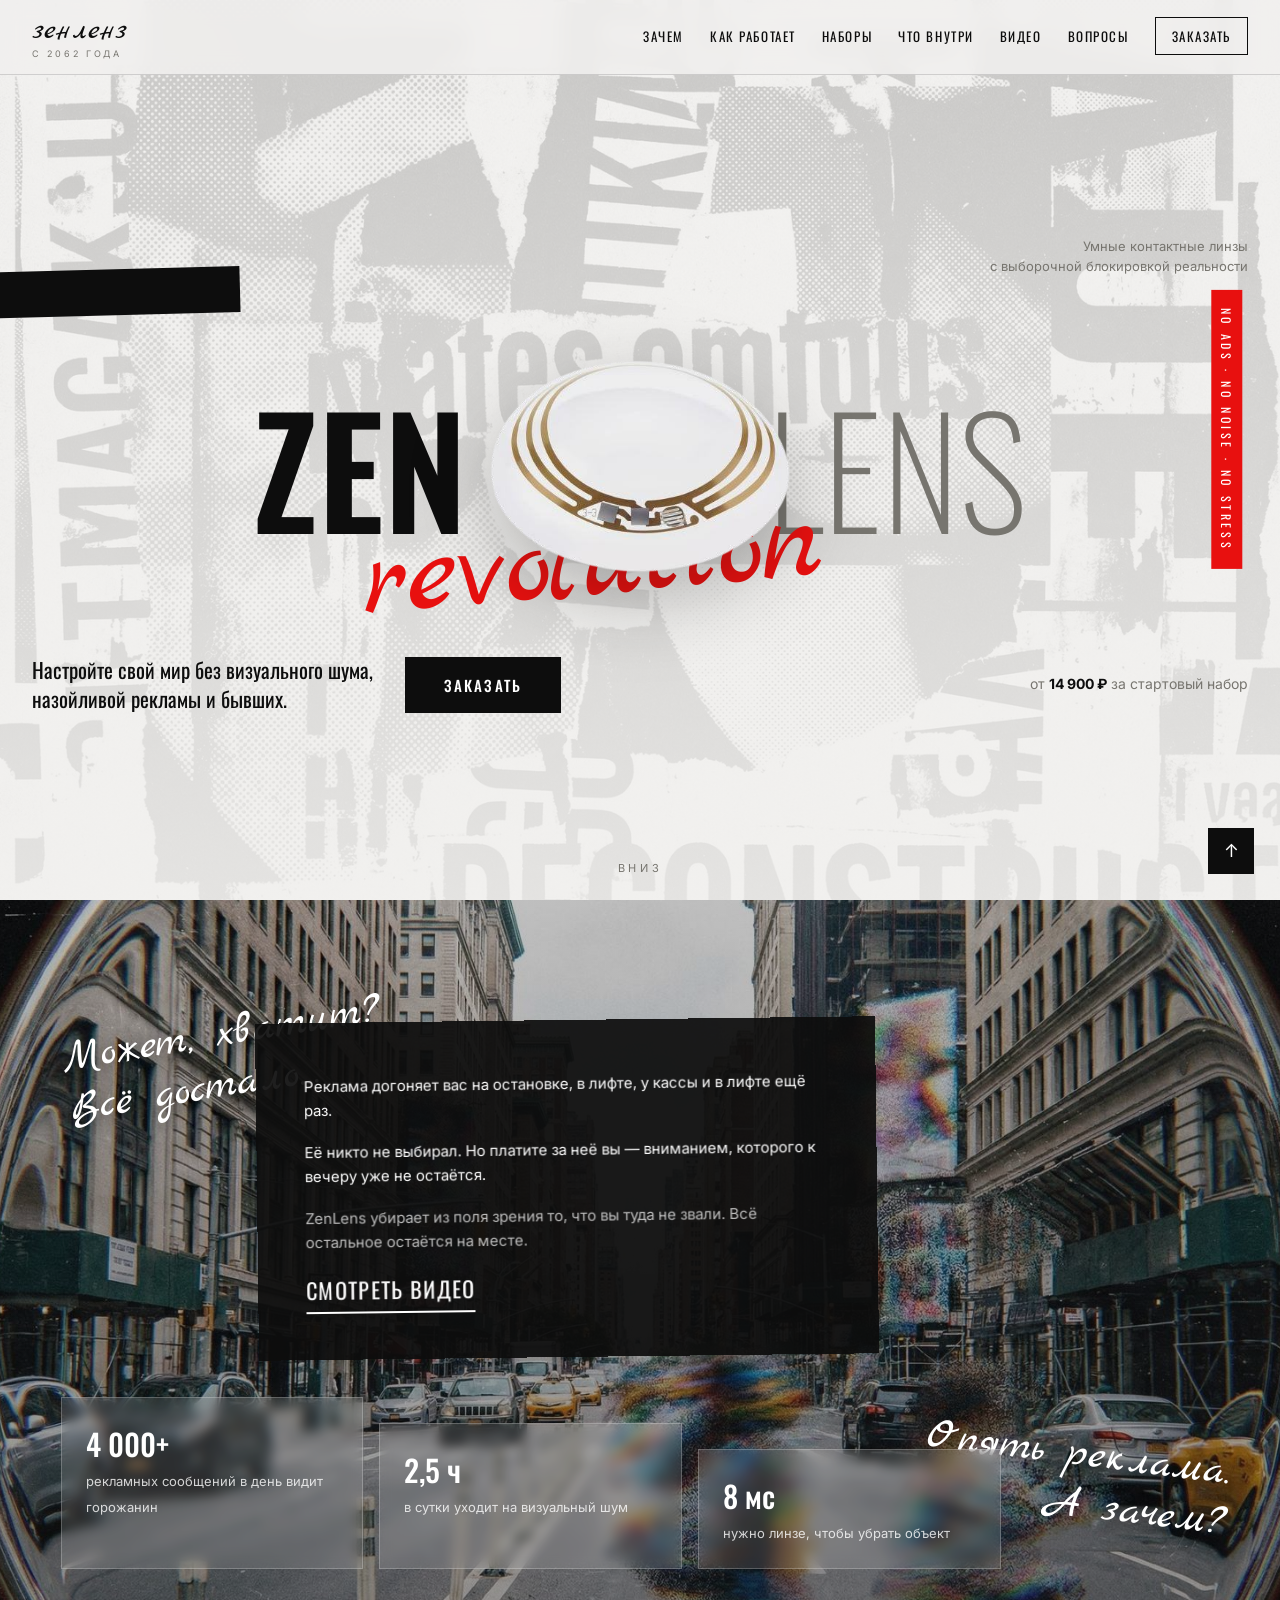
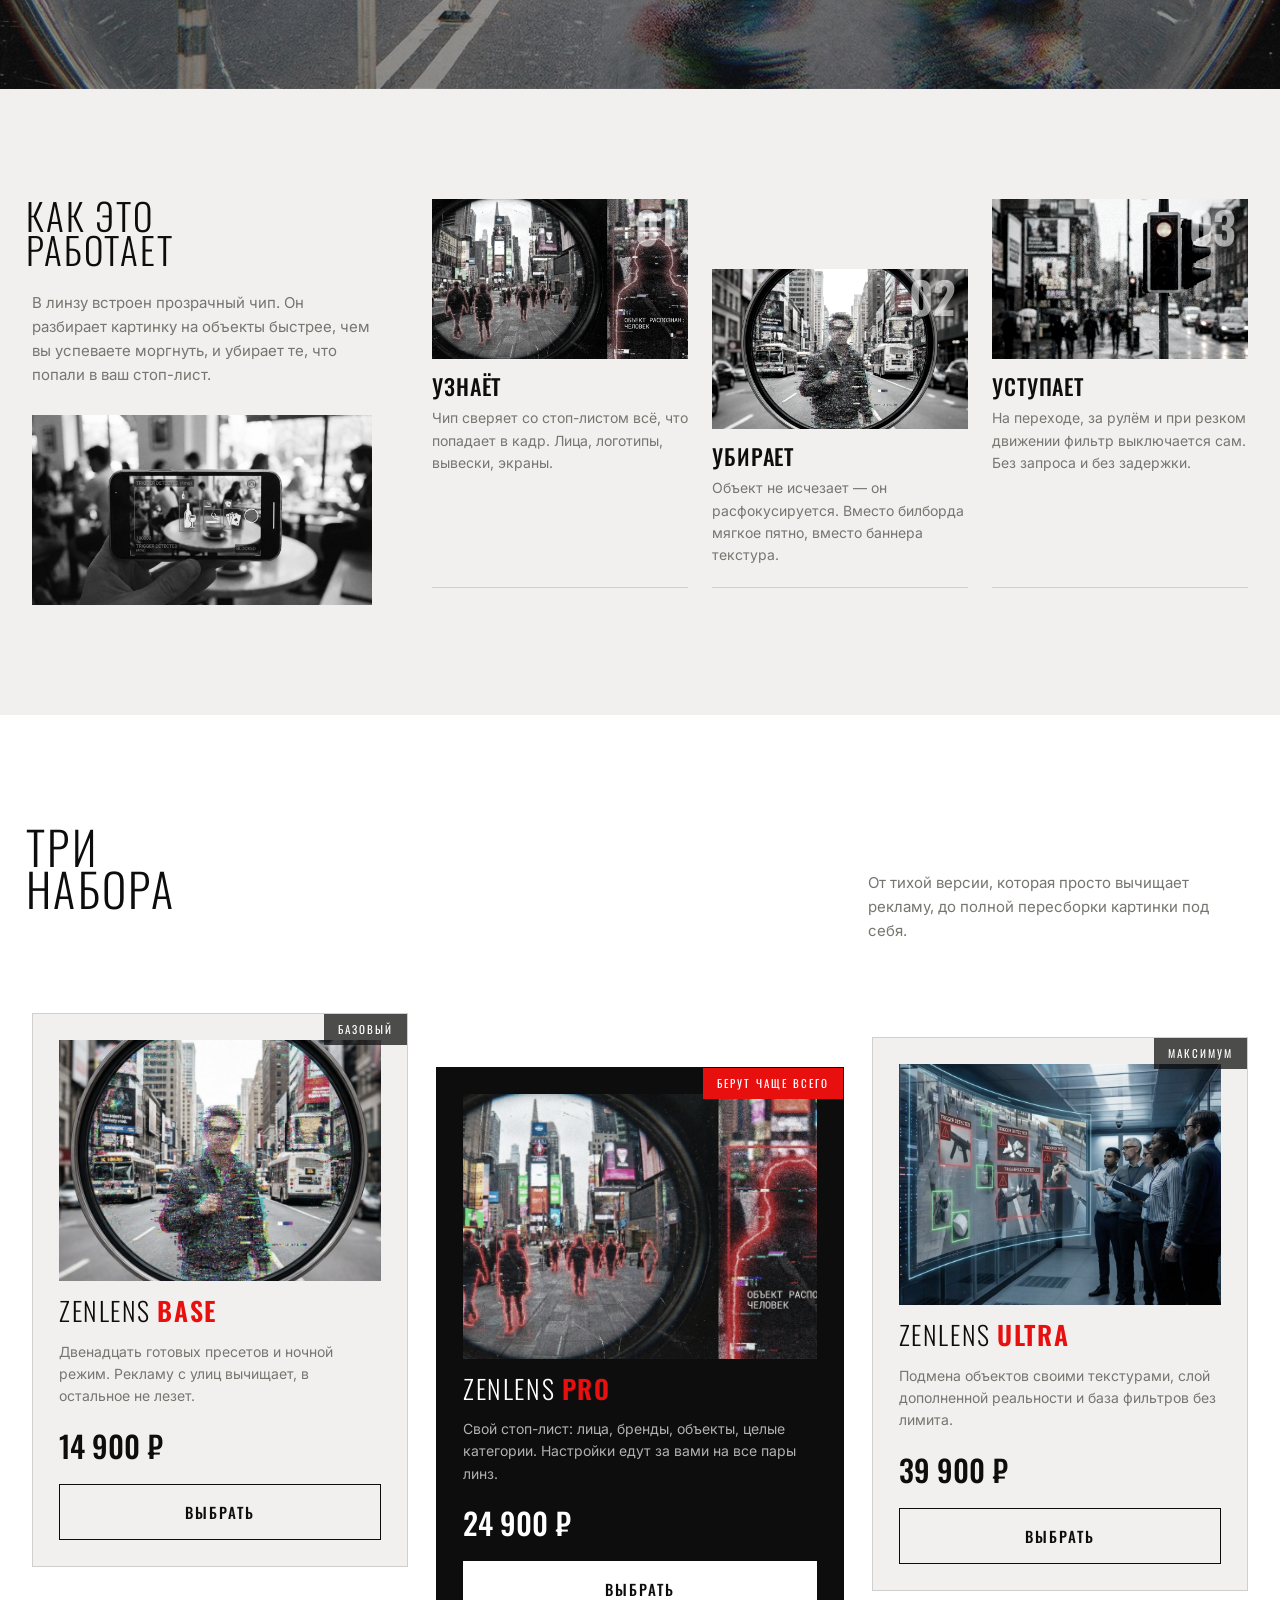
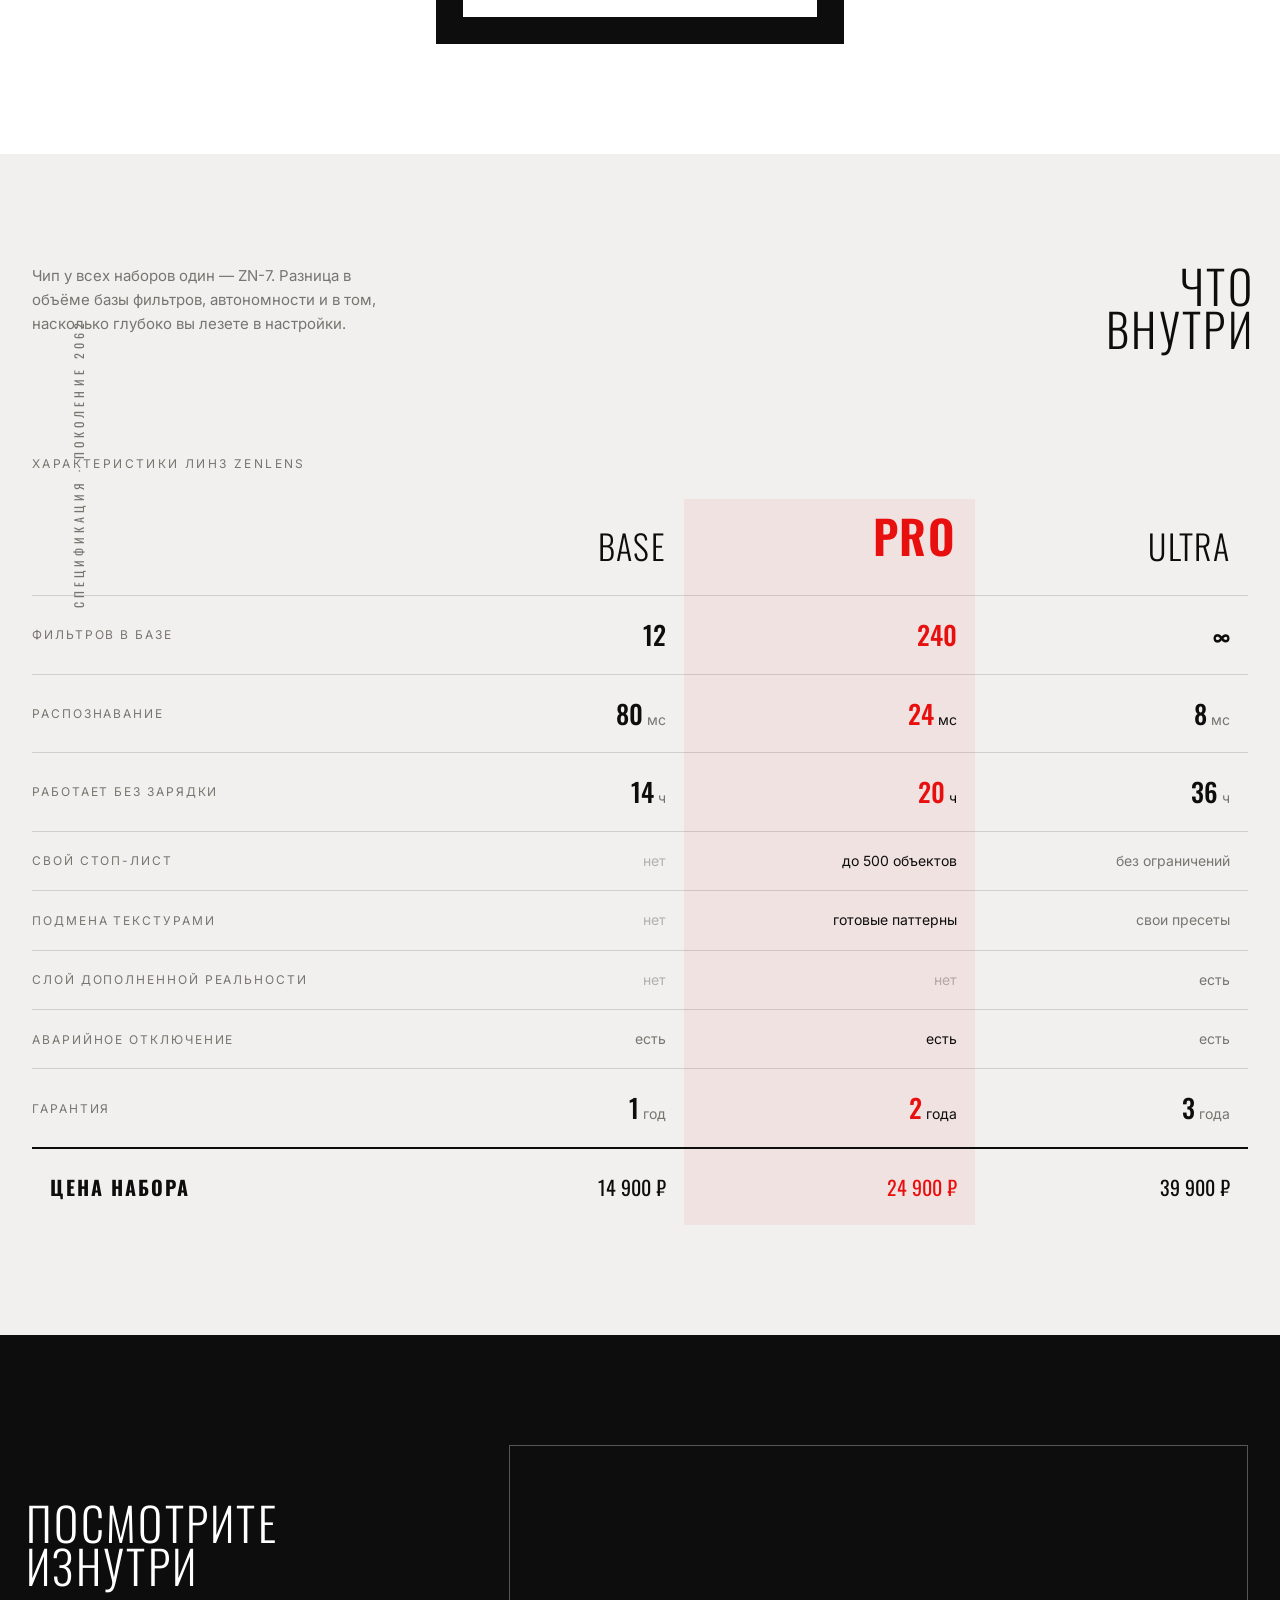
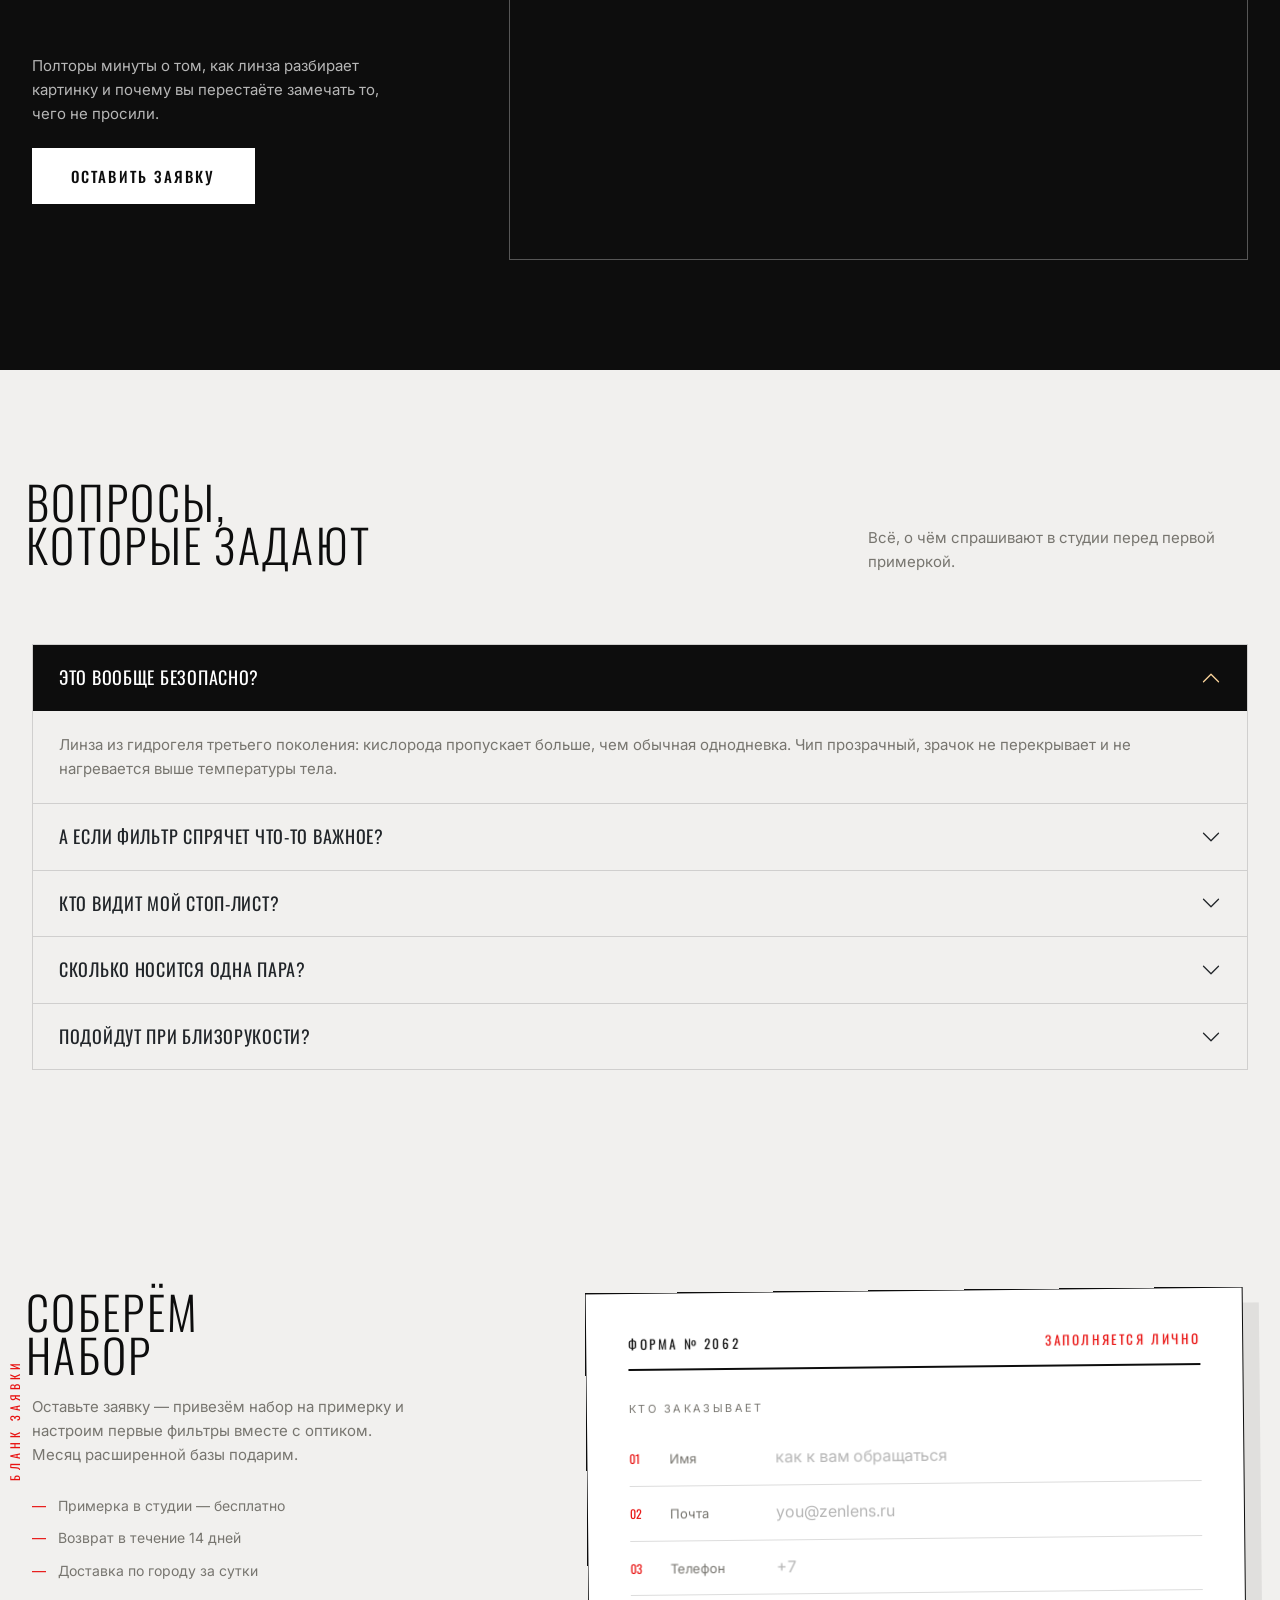
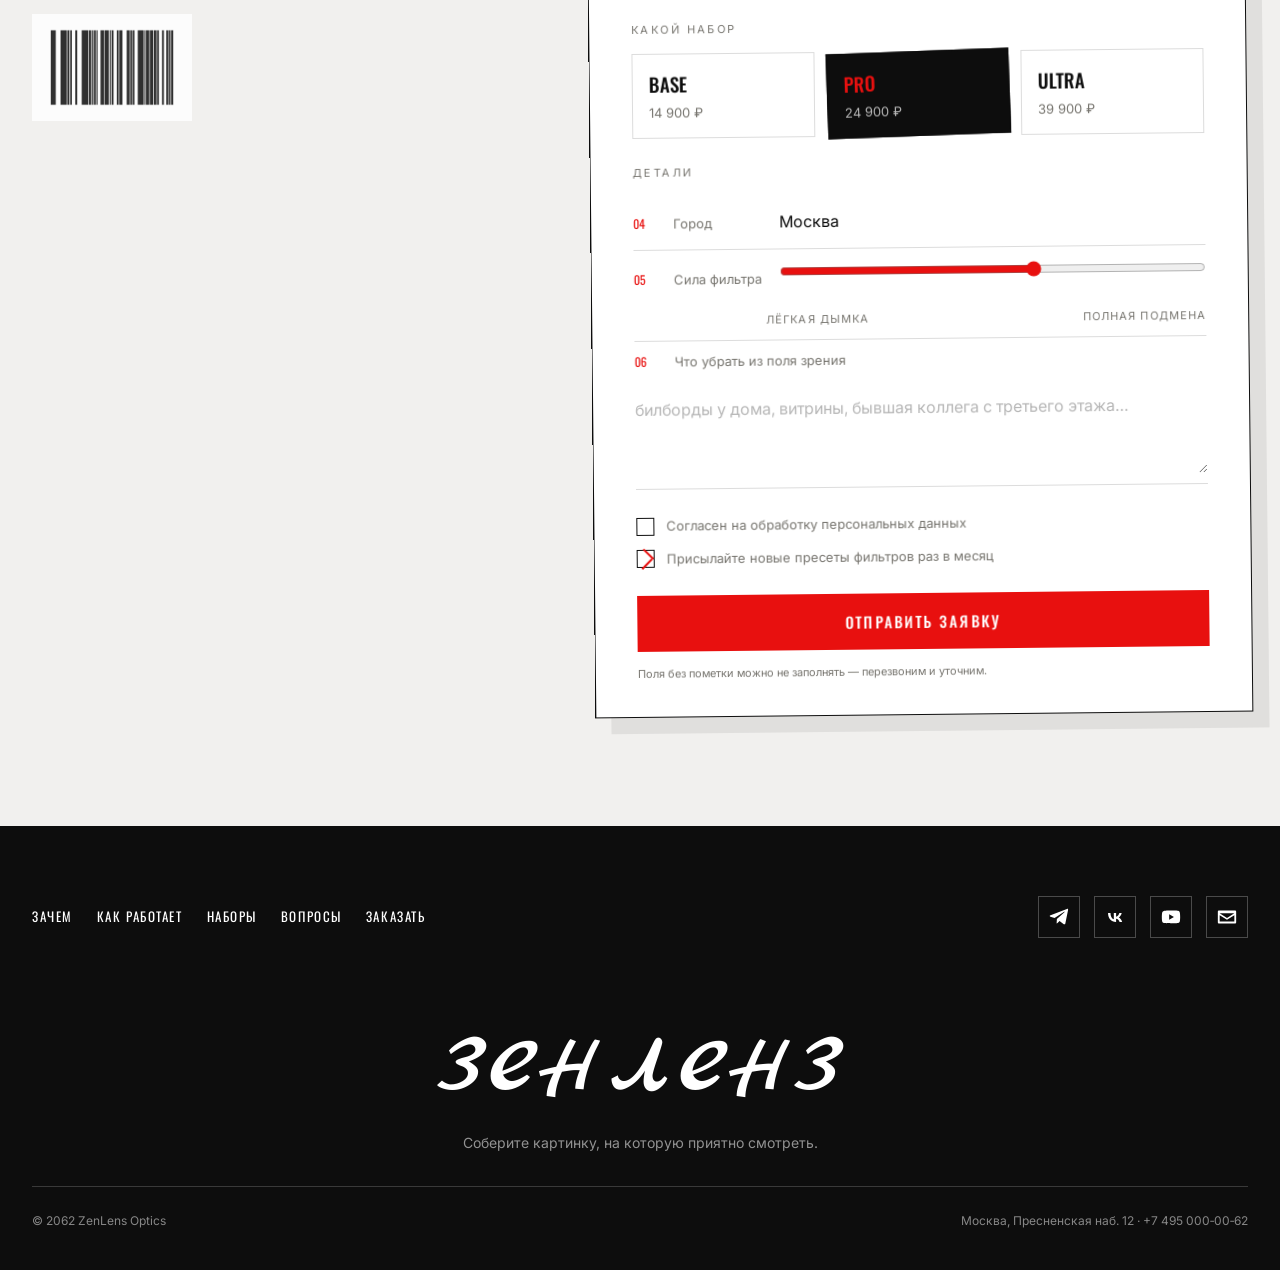
<file: zenlens-landing/index.html>
<!DOCTYPE html>
<html lang="ru">
<head>
  <meta charset="UTF-8">
  <meta name="viewport" content="width=device-width, initial-scale=1">
  <meta name="description" content="ZenLens — умные контактные линзы, которые убирают из поля зрения рекламу и визуальный шум.">
  <title>ZenLens — линзы, которые убирают лишнее</title>

  <link rel="preconnect" href="https://fonts.googleapis.com">
  <link rel="preconnect" href="https://fonts.gstatic.com" crossorigin>
  <link href="https://fonts.googleapis.com/css2?family=Inter:wght@300;400;500;600&family=Marck+Script&family=Oswald:wght@200;300;400;500;600;700&display=swap" rel="stylesheet">

  <!-- bootstrap нужен только для аккордеона в блоке вопросов -->
  <link href="https://cdn.jsdelivr.net/npm/bootstrap@5.3.3/dist/css/bootstrap.min.css" rel="stylesheet">

  <link rel="stylesheet" href="css/style.css">
</head>

<body id="top">

  <header class="header">
    <div class="header-inner">
      <a class="logo" href="#top">
        <span class="logo-name">зенленз</span>
        <span class="logo-year">с 2062 года</span>
      </a>

      <nav class="menu" aria-label="Основное меню">
        <ul>
          <li><a href="#about">Зачем</a></li>
          <li><a href="#tech">Как работает</a></li>
          <li><a href="#catalog">Наборы</a></li>
          <li><a href="#compare">Что внутри</a></li>
          <li><a href="#video">Видео</a></li>
          <li><a href="#faq">Вопросы</a></li>
          <li><a class="menu-order" href="#order">Заказать</a></li>
        </ul>
      </nav>
    </div>
  </header>

  <main>

    <section class="hero">
      <span class="hero-slab"></span>
      <span class="hero-tape">no ads · no noise · no stress</span>

      <div class="wrap hero-inner">
        <p class="hero-kicker">
          Умные контактные линзы<br>
          с выборочной блокировкой реальности
        </p>

        <div class="hero-stage">
          <h1 class="hero-title">
            <span>Zen</span><span class="thin">Lens</span>
          </h1>
          <span class="hero-script">revolution</span>
          <img class="hero-lens" src="assets/img/lens.png" width="410" height="289"
               alt="Контактная линза ZenLens с золотой антенной и микрочипом">
        </div>

        <div class="hero-bottom">
          <p class="hero-lead">
            Настройте свой мир без визуального шума,<br>
            назойливой рекламы и бывших.
          </p>
          <a class="button button-dark" href="#order">Заказать</a>
          <p class="hero-price">от <b>14 900 ₽</b> за стартовый набор</p>
        </div>
      </div>

      <a class="hero-scroll" href="#about">вниз</a>
    </section>


    <section class="problem" id="about">
      <span class="note note-left">Может, хватит?<br>Всё достало…</span>
      <span class="note note-right">Опять реклама.<br>А зачем?</span>

      <div class="problem-card">
        <p>Реклама догоняет вас на остановке, в лифте, у кассы и в лифте ещё раз.</p>
        <p>Её никто не выбирал. Но платите за неё вы — вниманием, которого к вечеру уже не остаётся.</p>
        <p class="dim">ZenLens убирает из поля зрения то, что вы туда не звали. Всё остальное остаётся на месте.</p>
        <a class="big-link" href="#video">Смотреть видео</a>
      </div>

      <ul class="stats">
        <li><b>4 000+</b><span>рекламных сообщений в день видит горожанин</span></li>
        <li><b>2,5 ч</b><span>в сутки уходит на визуальный шум</span></li>
        <li><b>8 мс</b><span>нужно линзе, чтобы убрать объект</span></li>
      </ul>
    </section>


    <section class="tech" id="tech">
      <div class="wrap tech-inner">
        <div class="tech-side">
          <h2 class="title">Как это<br>работает</h2>
          <p class="tech-lead">
            В линзу встроен прозрачный чип. Он разбирает картинку на объекты быстрее,
            чем вы успеваете моргнуть, и убирает те, что попали в ваш стоп-лист.
          </p>
          <img class="tech-photo" src="assets/img/app-phone.jpg" width="1200" height="670"
               alt="Приложение ZenLens на экране смартфона">
        </div>

        <ul class="steps">
          <li class="step">
            <span class="step-num">01</span>
            <img src="assets/img/feature-detect.jpg" width="1000" height="558"
                 alt="Нейросеть подсвечивает объекты на улице">
            <h3>Узнаёт</h3>
            <p>Чип сверяет со стоп-листом всё, что попадает в кадр. Лица, логотипы, вывески, экраны.</p>
          </li>

          <li class="step step-down">
            <span class="step-num">02</span>
            <img src="assets/img/feature-blur.jpg" width="1000" height="558"
                 alt="Объект размывается прямо в поле зрения">
            <h3>Убирает</h3>
            <p>Объект не исчезает — он расфокусируется. Вместо билборда мягкое пятно, вместо баннера текстура.</p>
          </li>

          <li class="step">
            <span class="step-num">03</span>
            <img src="assets/img/feature-safety.jpg" width="1000" height="558"
                 alt="Светофор остаётся видимым при любых настройках">
            <h3>Уступает</h3>
            <p>На переходе, за рулём и при резком движении фильтр выключается сам. Без запроса и без задержки.</p>
          </li>
        </ul>
      </div>
    </section>


    <section class="catalog" id="catalog">
      <div class="wrap">
        <div class="head">
          <h2 class="title">Три<br>набора</h2>
          <p class="head-note">
            От тихой версии, которая просто вычищает рекламу,
            до полной пересборки картинки под себя.
          </p>
        </div>

        <ul class="cards">
          <li class="kit">
            <span class="kit-tag">базовый</span>
            <div class="kit-photo">
              <img src="assets/img/feature-blur.jpg" width="1000" height="558" alt="Набор ZenLens Base">
            </div>
            <h3>ZenLens <em>Base</em></h3>
            <p class="kit-text">Двенадцать готовых пресетов и ночной режим. Рекламу с улиц вычищает, в остальное не лезет.</p>
            <p class="price">14 900 ₽</p>
            <a class="button button-line" href="#order">Выбрать</a>
          </li>

          <li class="kit kit-dark">
            <span class="kit-tag tag-red">берут чаще всего</span>
            <div class="kit-photo">
              <img src="assets/img/feature-detect.jpg" width="1000" height="558" alt="Набор ZenLens Pro">
            </div>
            <h3>ZenLens <em>Pro</em></h3>
            <p class="kit-text">Свой стоп-лист: лица, бренды, объекты, целые категории. Настройки едут за вами на все пары линз.</p>
            <p class="price">24 900 ₽</p>
            <a class="button button-light" href="#order">Выбрать</a>
          </li>

          <li class="kit kit-up">
            <span class="kit-tag">максимум</span>
            <div class="kit-photo">
              <img src="assets/img/tech-lab.jpg" width="1200" height="670" alt="Набор ZenLens Ultra">
            </div>
            <h3>ZenLens <em>Ultra</em></h3>
            <p class="kit-text">Подмена объектов своими текстурами, слой дополненной реальности и база фильтров без лимита.</p>
            <p class="price">39 900 ₽</p>
            <a class="button button-line" href="#order">Выбрать</a>
          </li>
        </ul>
      </div>
    </section>


    <section class="compare" id="compare">
      <div class="wrap">
        <div class="head head-shift">
          <h2 class="title">Что<br>внутри</h2>
          <p class="head-note">
            Чип у всех наборов один — ZN-7. Разница в объёме базы фильтров,
            автономности и в том, насколько глубоко вы лезете в настройки.
          </p>
        </div>

        <span class="compare-label">спецификация · поколение 2062</span>

        <div class="specs-scroll">
          <table class="specs">
            <caption>Характеристики линз ZenLens</caption>
            <thead>
              <tr>
                <th scope="col"></th>
                <th scope="col">Base</th>
                <th scope="col" class="hot">Pro</th>
                <th scope="col">Ultra</th>
              </tr>
            </thead>
            <tbody>
              <tr>
                <th scope="row">Фильтров в базе</th>
                <td><b>12</b></td>
                <td class="hot"><b>240</b></td>
                <td><b>∞</b></td>
              </tr>
              <tr>
                <th scope="row">Распознавание</th>
                <td><b>80</b> мс</td>
                <td class="hot"><b>24</b> мс</td>
                <td><b>8</b> мс</td>
              </tr>
              <tr>
                <th scope="row">Работает без зарядки</th>
                <td><b>14</b> ч</td>
                <td class="hot"><b>20</b> ч</td>
                <td><b>36</b> ч</td>
              </tr>
              <tr>
                <th scope="row">Свой стоп-лист</th>
                <td class="no">нет</td>
                <td class="hot">до 500 объектов</td>
                <td>без ограничений</td>
              </tr>
              <tr>
                <th scope="row">Подмена текстурами</th>
                <td class="no">нет</td>
                <td class="hot">готовые паттерны</td>
                <td>свои пресеты</td>
              </tr>
              <tr>
                <th scope="row">Слой дополненной реальности</th>
                <td class="no">нет</td>
                <td class="hot no">нет</td>
                <td>есть</td>
              </tr>
              <tr>
                <th scope="row">Аварийное отключение</th>
                <td>есть</td>
                <td class="hot">есть</td>
                <td>есть</td>
              </tr>
              <tr>
                <th scope="row">Гарантия</th>
                <td><b>1</b> год</td>
                <td class="hot"><b>2</b> года</td>
                <td><b>3</b> года</td>
              </tr>
            </tbody>
            <tfoot>
              <tr>
                <th scope="row">Цена набора</th>
                <td>14 900 ₽</td>
                <td class="hot">24 900 ₽</td>
                <td>39 900 ₽</td>
              </tr>
            </tfoot>
          </table>
        </div>
        <p class="scroll-hint">таблицу можно потянуть вбок →</p>
      </div>
    </section>


    <section class="video" id="video">
      <div class="wrap video-inner">
        <div class="video-text">
          <h2 class="title light">Посмотрите<br>изнутри</h2>
          <p class="head-note light">
            Полторы минуты о том, как линза разбирает картинку и почему
            вы перестаёте замечать то, чего не просили.
          </p>
          <a class="button button-light" href="#order">Оставить заявку</a>
        </div>

        <div class="video-frame">
          <iframe src="https://vk.com/video_ext.php?oid=-224424268&amp;id=456239032&amp;hd=2"
                  title="Видео о линзах ZenLens"
                  allow="autoplay; encrypted-media; fullscreen; picture-in-picture; screen-wake-lock;"
                  allowfullscreen></iframe>
        </div>
      </div>
    </section>


    <section class="faq" id="faq">
      <div class="wrap">
        <div class="head">
          <h2 class="title">Вопросы,<br>которые задают</h2>
          <p class="head-note">Всё, о чём спрашивают в студии перед первой примеркой.</p>
        </div>

        <div class="accordion" id="faqList">
          <div class="accordion-item">
            <h3 class="accordion-header">
              <button class="accordion-button" type="button" data-bs-toggle="collapse"
                      data-bs-target="#q1" aria-expanded="true">
                Это вообще безопасно?
              </button>
            </h3>
            <div id="q1" class="accordion-collapse collapse show" data-bs-parent="#faqList">
              <div class="accordion-body">
                Линза из гидрогеля третьего поколения: кислорода пропускает больше, чем обычная однодневка.
                Чип прозрачный, зрачок не перекрывает и не нагревается выше температуры тела.
              </div>
            </div>
          </div>

          <div class="accordion-item">
            <h3 class="accordion-header">
              <button class="accordion-button collapsed" type="button" data-bs-toggle="collapse"
                      data-bs-target="#q2" aria-expanded="false">
                А если фильтр спрячет что-то важное?
              </button>
            </h3>
            <div id="q2" class="accordion-collapse collapse" data-bs-parent="#faqList">
              <div class="accordion-body">
                Аварийный контур живёт отдельно от фильтра. Переход, руль, резкое движение в кадре —
                и картинка становится чистой за восемь миллисекунд. Включать обратно вручную не нужно.
              </div>
            </div>
          </div>

          <div class="accordion-item">
            <h3 class="accordion-header">
              <button class="accordion-button collapsed" type="button" data-bs-toggle="collapse"
                      data-bs-target="#q3" aria-expanded="false">
                Кто видит мой стоп-лист?
              </button>
            </h3>
            <div id="q3" class="accordion-collapse collapse" data-bs-parent="#faqList">
              <div class="accordion-body">
                Никто. Список лежит в памяти самой линзы, приложение синхронизирует его напрямую.
                Рекламодателям мы его не отдаём — на этом, собственно, и построен весь продукт.
              </div>
            </div>
          </div>

          <div class="accordion-item">
            <h3 class="accordion-header">
              <button class="accordion-button collapsed" type="button" data-bs-toggle="collapse"
                      data-bs-target="#q4" aria-expanded="false">
                Сколько носится одна пара?
              </button>
            </h3>
            <div id="q4" class="accordion-collapse collapse" data-bs-parent="#faqList">
              <div class="accordion-body">
                Месяц при ежедневном ношении. В наборе две пары и капсула-зарядка:
                ставите на ночь — утром линзы снова готовы на сутки.
              </div>
            </div>
          </div>

          <div class="accordion-item">
            <h3 class="accordion-header">
              <button class="accordion-button collapsed" type="button" data-bs-toggle="collapse"
                      data-bs-target="#q5" aria-expanded="false">
                Подойдут при близорукости?
              </button>
            </h3>
            <div id="q5" class="accordion-collapse collapse" data-bs-parent="#faqList">
              <div class="accordion-body">
                Да, от −8 до +6 диоптрий с шагом 0,25. Рецепт укажете в заявке —
                набор соберут под ваши глаза.
              </div>
            </div>
          </div>
        </div>
      </div>
    </section>


    <section class="order" id="order">
      <div class="wrap order-inner">
        <div class="order-side">
          <span class="order-vertical">бланк заявки</span>
          <h2 class="title">Соберём<br>набор</h2>
          <p class="head-note">
            Оставьте заявку — привезём набор на примерку и настроим первые фильтры вместе с оптиком.
            Месяц расширенной базы подарим.
          </p>
          <ul class="order-facts">
            <li>Примерка в студии — бесплатно</li>
            <li>Возврат в течение 14 дней</li>
            <li>Доставка по городу за сутки</li>
          </ul>
          <img class="barcode" src="assets/img/barcode.png" width="740" height="493" alt="">
        </div>

        <form class="blank" method="post" action="#order">
          <p class="blank-head">форма № 2062 <span>заполняется лично</span></p>

          <fieldset>
            <legend>Кто заказывает</legend>

            <label class="line">
              <span class="line-num">01</span>
              <span class="line-name">Имя</span>
              <input type="text" name="name" required minlength="2" placeholder="как к вам обращаться">
            </label>

            <label class="line">
              <span class="line-num">02</span>
              <span class="line-name">Почта</span>
              <input type="email" name="email" required placeholder="you@zenlens.ru">
            </label>

            <label class="line">
              <span class="line-num">03</span>
              <span class="line-name">Телефон</span>
              <input type="tel" name="phone" pattern="[0-9+()\- ]{7,18}" placeholder="+7">
            </label>
          </fieldset>

          <fieldset>
            <legend>Какой набор</legend>
            <div class="picks">
              <label class="pick">
                <input type="radio" name="plan" value="base" required>
                <span class="pick-body"><b>Base</b>14 900 ₽</span>
              </label>
              <label class="pick">
                <input type="radio" name="plan" value="pro" checked>
                <span class="pick-body"><b>Pro</b>24 900 ₽</span>
              </label>
              <label class="pick">
                <input type="radio" name="plan" value="ultra">
                <span class="pick-body"><b>Ultra</b>39 900 ₽</span>
              </label>
            </div>
          </fieldset>

          <fieldset>
            <legend>Детали</legend>

            <label class="line">
              <span class="line-num">04</span>
              <span class="line-name">Город</span>
              <!-- список городов вместо поля ввода: сразу видно, куда везти набор -->
              <select name="city">
                <option value="msk">Москва</option>
                <option value="spb">Санкт-Петербург</option>
                <option value="ekb">Екатеринбург</option>
                <option value="other">другой город</option>
              </select>
            </label>

            <div class="line line-range">
              <span class="line-num">05</span>
              <span class="line-name">Сила фильтра</span>
              <!-- ползунок нагляднее цифры: сразу понятно, от чего до чего -->
              <input type="range" name="power" min="0" max="100" step="10" value="60">
              <span class="range-legend"><span>лёгкая дымка</span><span>полная подмена</span></span>
            </div>

            <label class="line line-text">
              <span class="line-num">06</span>
              <span class="line-name">Что убрать из поля зрения</span>
              <textarea name="message" rows="3" placeholder="билборды у дома, витрины, бывшая коллега с третьего этажа…"></textarea>
            </label>
          </fieldset>

          <div class="ticks">
            <label class="tick">
              <input type="checkbox" name="agree" required>
              <span class="box"></span>
              <span>Согласен на обработку персональных данных</span>
            </label>
            <label class="tick">
              <input type="checkbox" name="news" checked>
              <span class="box"></span>
              <span>Присылайте новые пресеты фильтров раз в месяц</span>
            </label>
          </div>

          <button class="button button-red" type="submit">Отправить заявку</button>
          <p class="blank-foot">Поля без пометки можно не заполнять — перезвоним и уточним.</p>
        </form>
      </div>
    </section>

  </main>


  <footer class="footer" id="contacts">
    <div class="wrap footer-inner">
      <nav class="footer-nav" aria-label="Меню в подвале">
        <ul>
          <li><a href="#about">Зачем</a></li>
          <li><a href="#tech">Как работает</a></li>
          <li><a href="#catalog">Наборы</a></li>
          <li><a href="#faq">Вопросы</a></li>
          <li><a href="#order">Заказать</a></li>
        </ul>
      </nav>

      <ul class="socials">
        <li>
          <a href="https://t.me" aria-label="Telegram" target="_blank" rel="noopener">
            <svg viewBox="0 0 24 24" width="22" height="22">
              <path fill="currentColor" d="M21.9 4.3 18.9 19c-.2 1-.8 1.3-1.7.8l-4.6-3.4-2.2 2.1c-.3.3-.5.5-1 .5l.3-4.7 8.5-7.7c.4-.3-.1-.5-.6-.2L7.2 13 2.6 11.6c-1-.3-1-1 .2-1.5l17.8-6.9c.8-.3 1.5.2 1.3 1.1Z"/>
            </svg>
          </a>
        </li>
        <li>
          <a href="https://vk.com" aria-label="ВКонтакте" target="_blank" rel="noopener">
            <svg viewBox="0 0 24 24" width="22" height="22">
              <path fill="currentColor" d="M13 17.5c-5.2 0-8.5-3.7-8.6-9.8h2.7c.1 4.5 2.1 6.4 3.6 6.8V7.7h2.5v3.9c1.5-.2 3.1-1.9 3.6-3.9h2.5c-.4 2.4-2 4.1-3.1 4.8 1.1.6 2.9 2.1 3.6 4.9h-2.8c-.6-1.8-2-3.2-3.8-3.4v3.5H13Z"/>
            </svg>
          </a>
        </li>
        <li>
          <a href="https://vkvideo.ru" aria-label="VK Видео" target="_blank" rel="noopener">
            <svg viewBox="0 0 24 24" width="22" height="22">
              <path fill="currentColor" d="M22 12s0-3.3-.4-4.9a2.5 2.5 0 0 0-1.8-1.8C18.2 5 12 5 12 5s-6.2 0-7.8.4a2.5 2.5 0 0 0-1.8 1.7C2 8.7 2 12 2 12s0 3.3.4 4.9c.2.9.9 1.5 1.8 1.7C5.8 19 12 19 12 19s6.2 0 7.8-.4a2.5 2.5 0 0 0 1.8-1.8C22 15.3 22 12 22 12ZM10 15V9l5.2 3L10 15Z"/>
            </svg>
          </a>
        </li>
        <li>
          <a href="mailto:hello@zenlens.ru" aria-label="Почта">
            <svg viewBox="0 0 24 24" width="22" height="22">
              <path fill="currentColor" d="M3 5h18c.6 0 1 .4 1 1v12c0 .6-.4 1-1 1H3c-.6 0-1-.4-1-1V6c0-.6.4-1 1-1Zm9 8 8-5H4l8 5Zm0 2L4 10v7h16v-7l-8 5Z"/>
            </svg>
          </a>
        </li>
      </ul>

      <div class="footer-brand">
        <span class="footer-logo">зенленз</span>
        <p>Соберите картинку, на которую приятно смотреть.</p>
      </div>

      <div class="footer-meta">
        <p>© 2062 ZenLens Optics</p>
        <p>Москва, Пресненская наб. 12 · <a href="tel:+74950000062">+7&nbsp;495&nbsp;000&#8209;00&#8209;62</a></p>
      </div>
    </div>
  </footer>

  <a class="up" href="#top">↑</a>

  <script src="https://cdn.jsdelivr.net/npm/bootstrap@5.3.3/dist/js/bootstrap.bundle.min.js"></script>
</body>
</html>
</file>
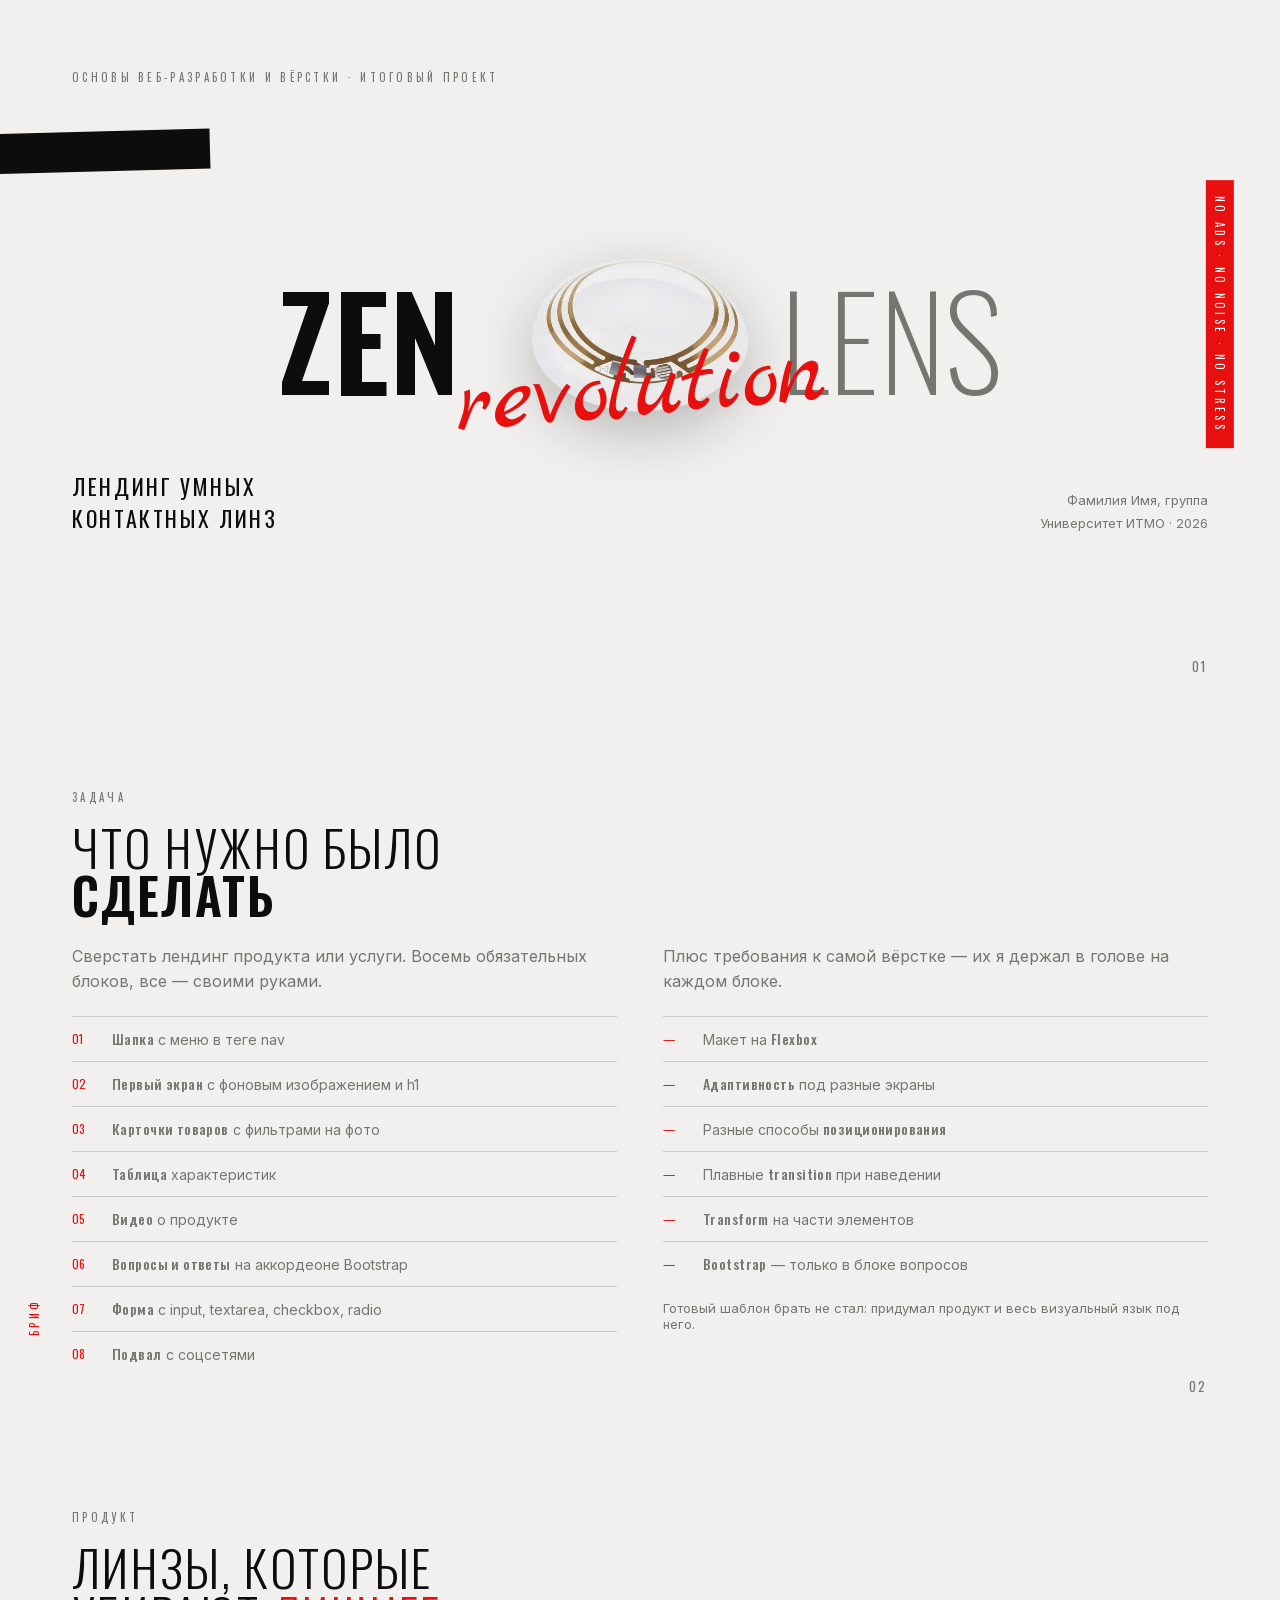
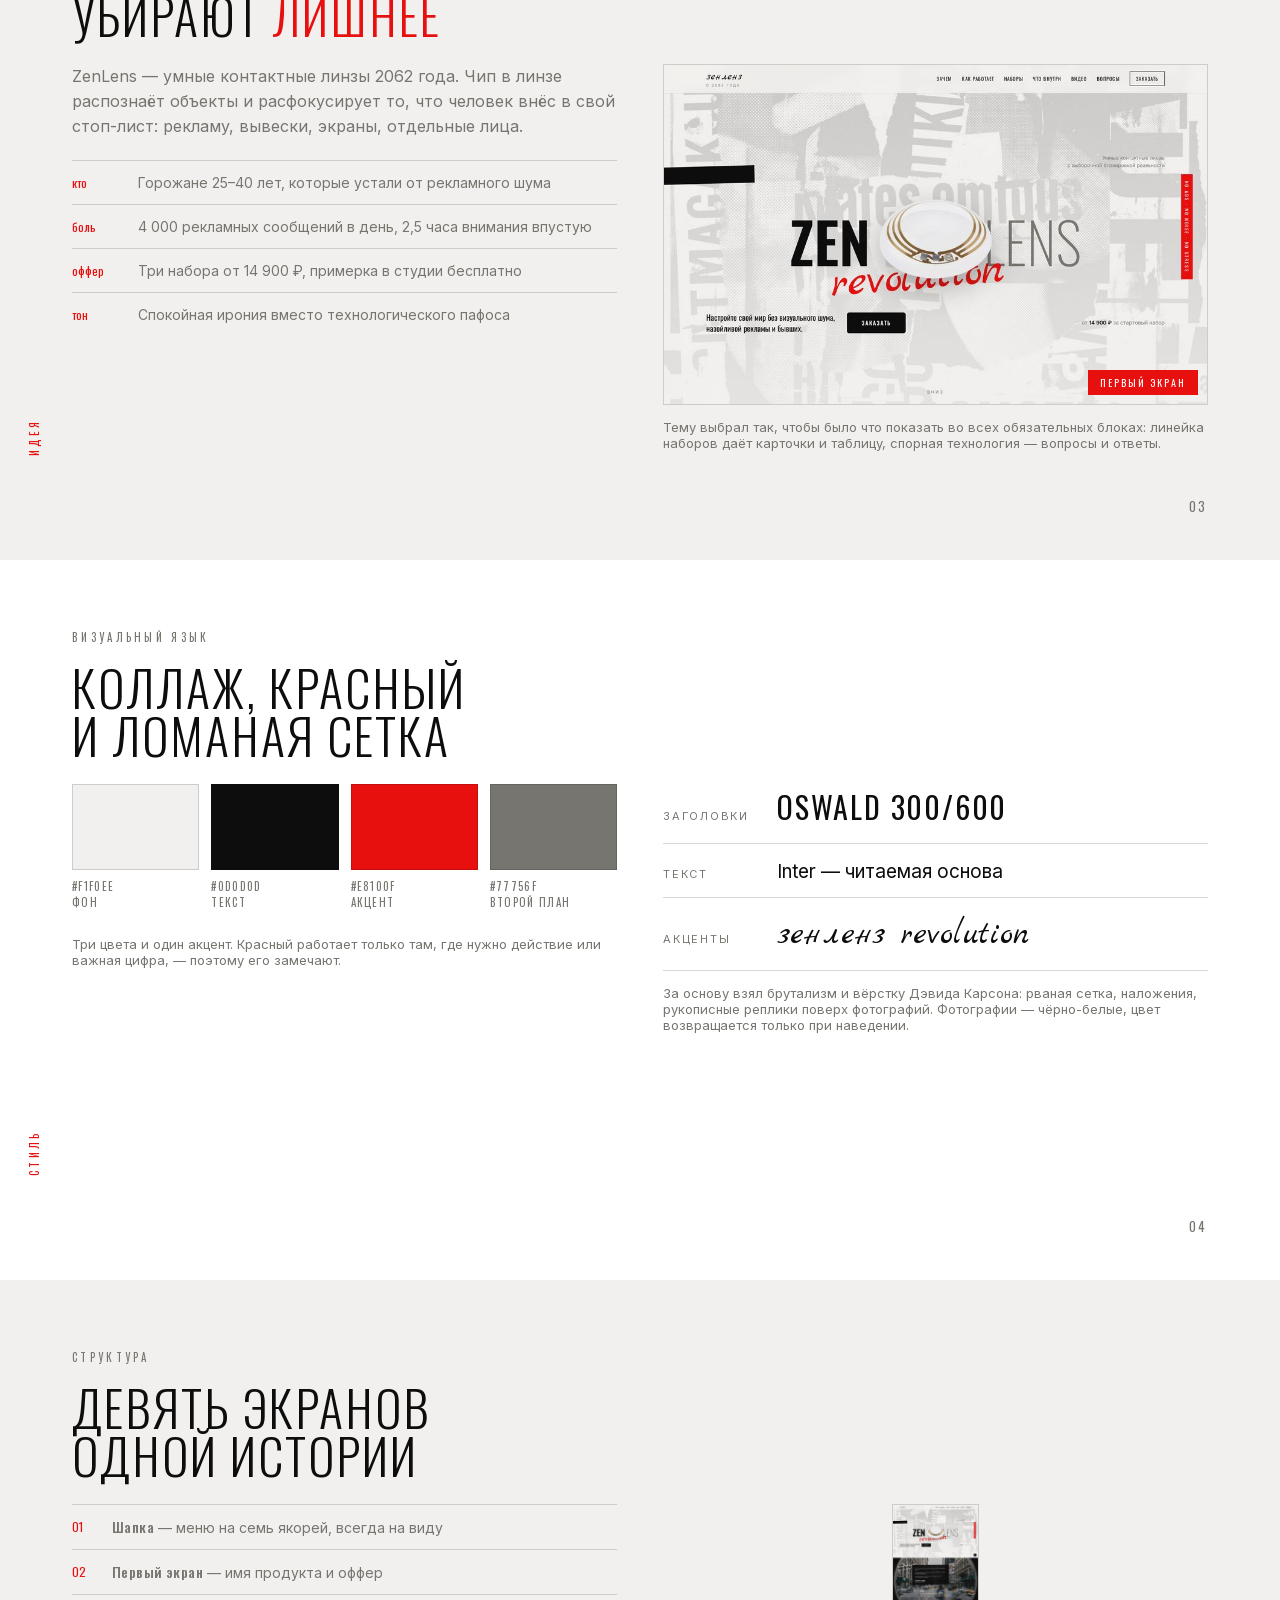
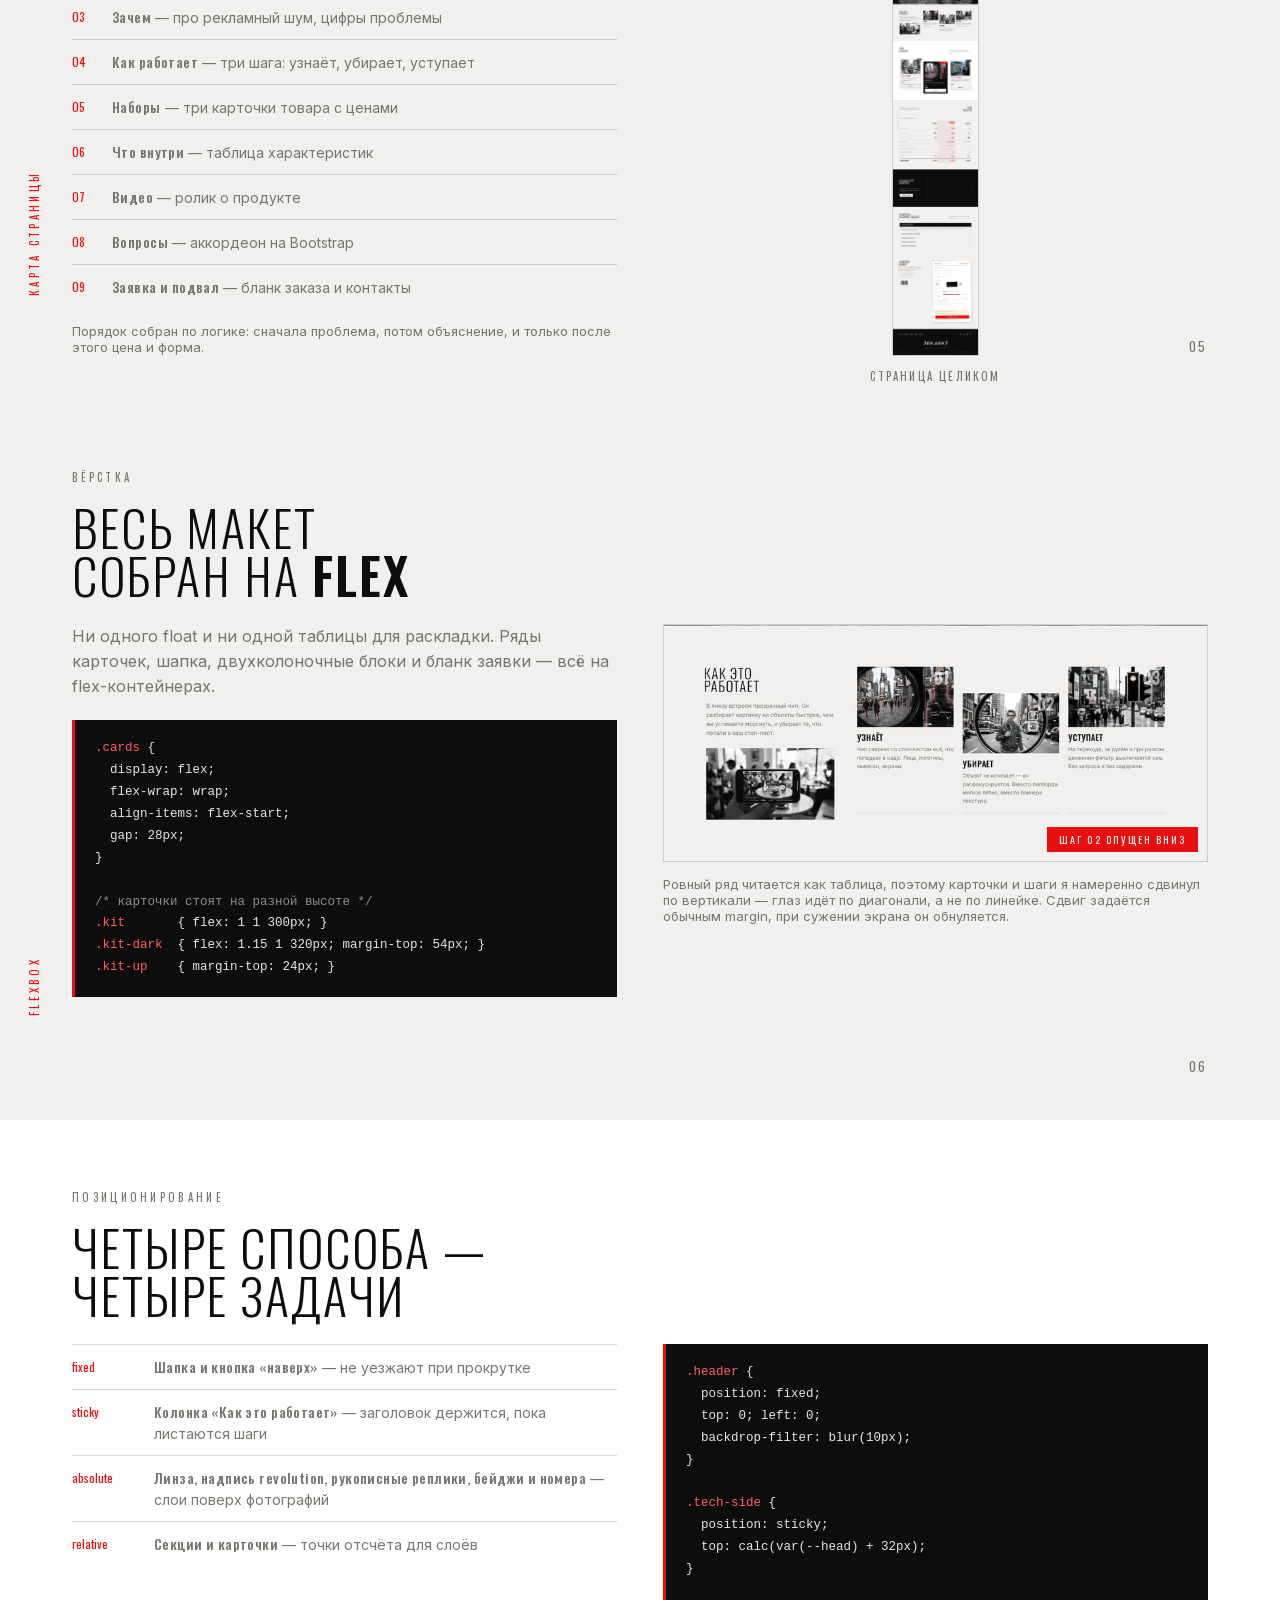
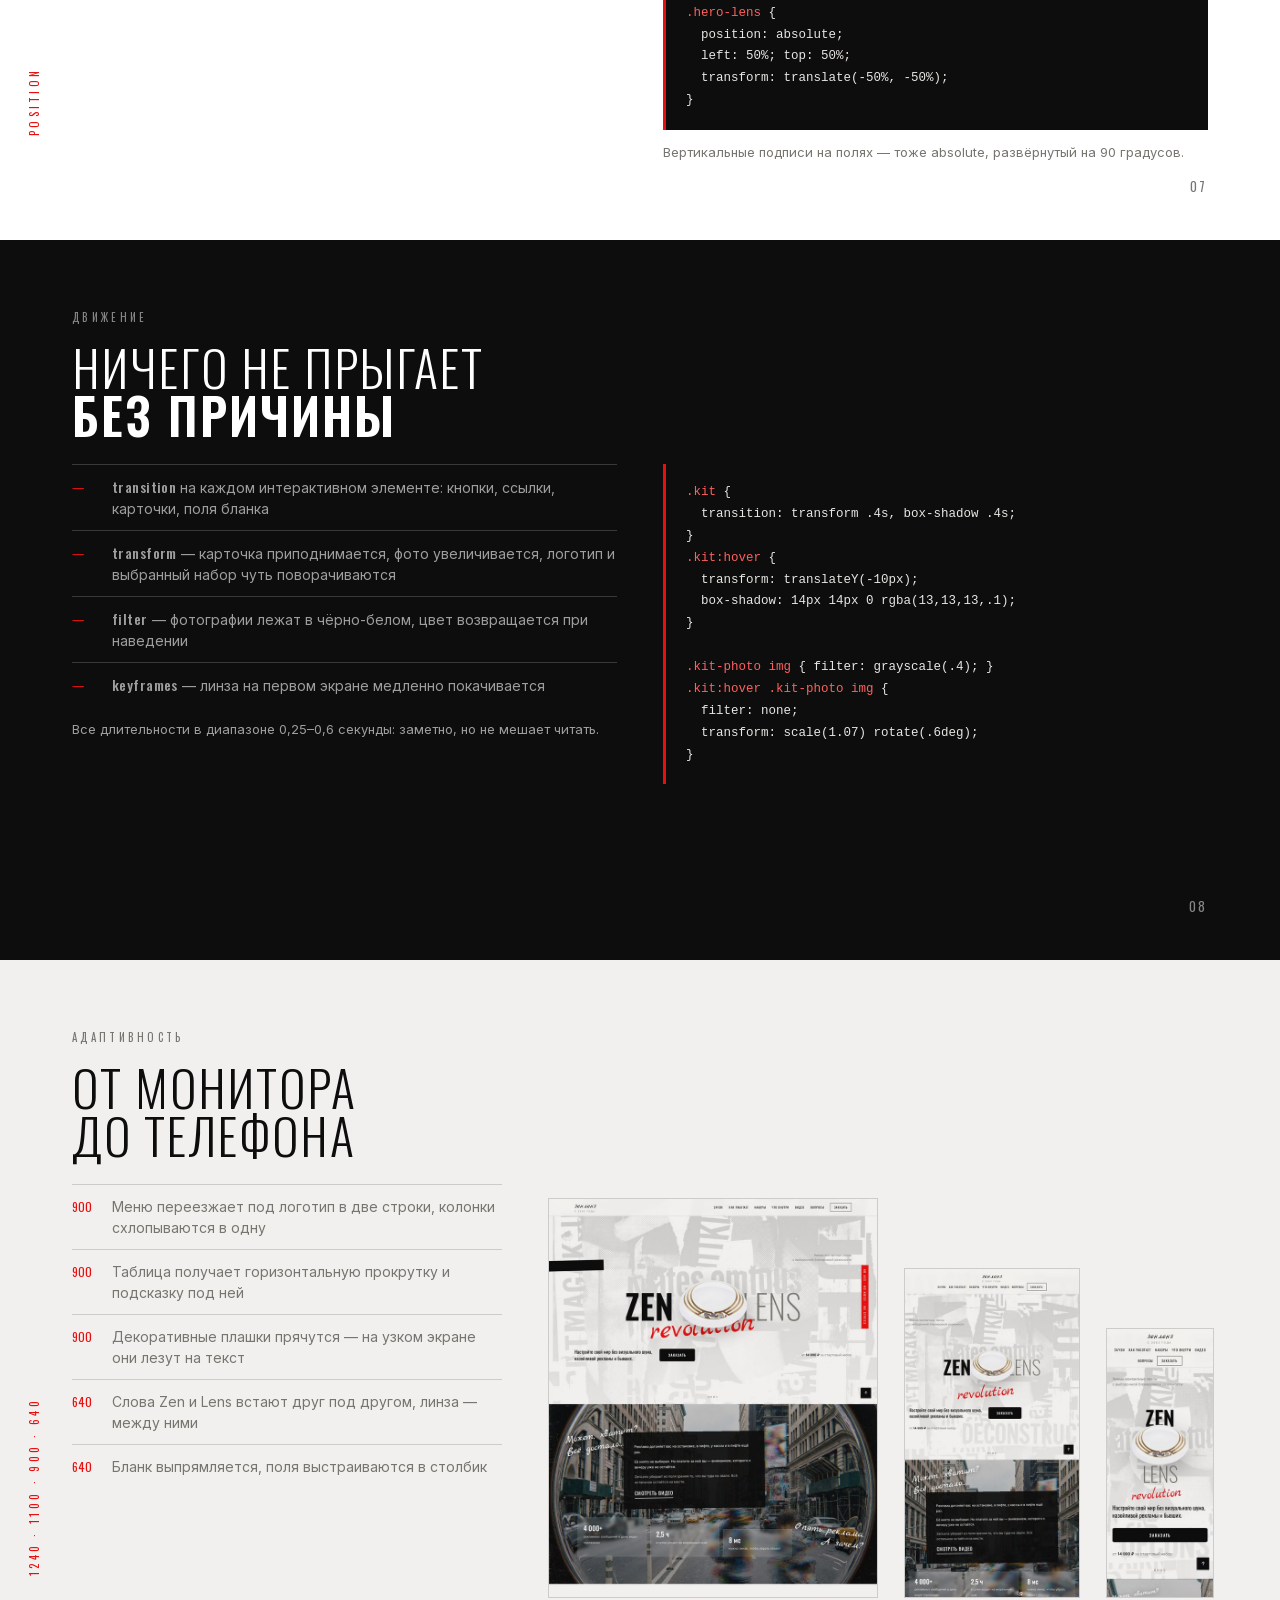
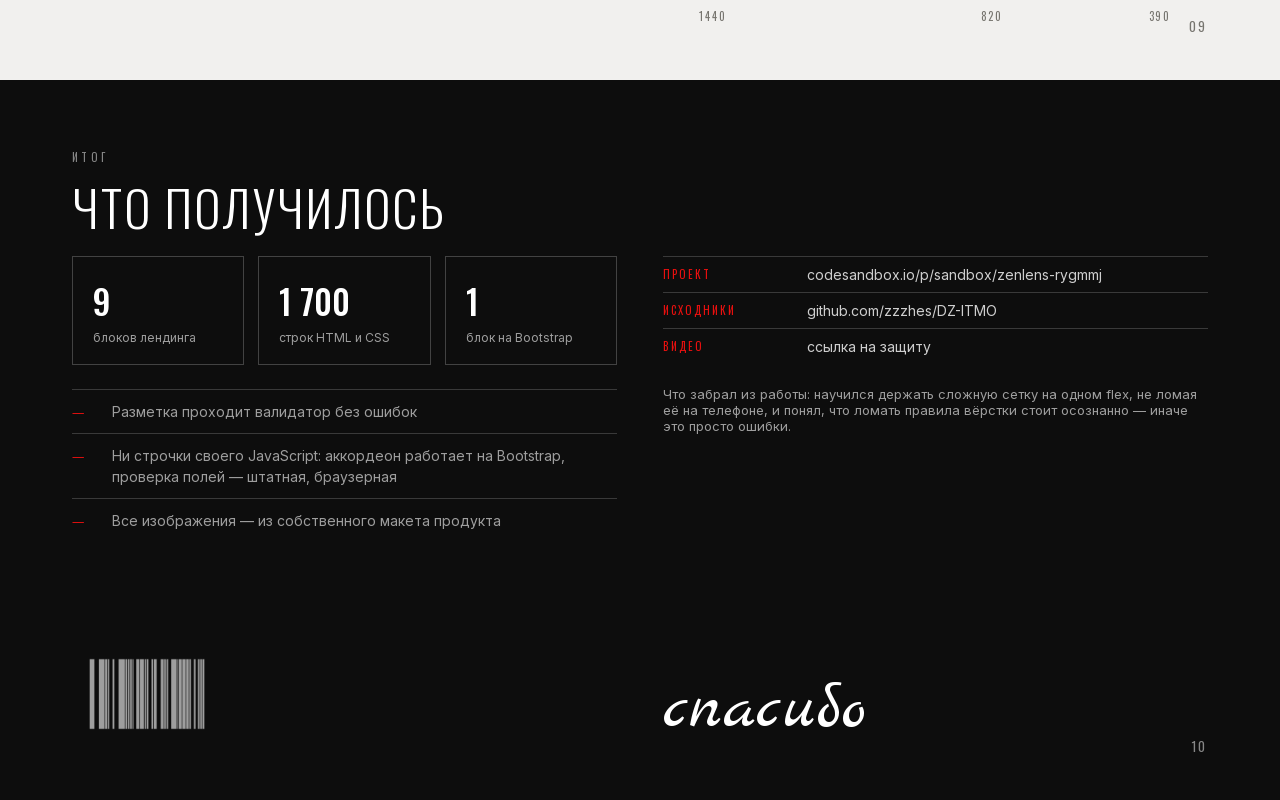
<file: presentation/deck.html>
<!DOCTYPE html>
<html lang="ru">
<head>
<meta charset="UTF-8">
<title>ZenLens — защита проекта</title>
<link rel="stylesheet" href="fonts.css">
<style>
:root {
  --bg: #f1f0ee;
  --ink: #0d0d0d;
  --paper: #fff;
  --red: #e8100f;
  --grey: #77756f;
  --line: rgba(13, 13, 13, .16);
}

* { box-sizing: border-box; }

body {
  margin: 0;
  background: #9a9a97;
  font-family: 'Inter', Arial, sans-serif;
  color: var(--ink);
}

@page { size: 1280px 720px; margin: 0; }

.slide {
  position: relative;
  width: 1280px;
  height: 720px;
  padding: 58px 72px 56px;
  background: var(--bg);
  overflow: hidden;
  page-break-after: always;
  display: flex;
  flex-direction: column;
}

.slide:last-child { page-break-after: auto; }

.slide.dark { background: var(--ink); color: var(--paper); }
.slide.paper { background: var(--paper); }

/* служебные метки слайда */
.tag {
  position: absolute;
  top: 58px;
  left: 72px;
  font-family: 'Oswald', sans-serif;
  font-size: 11px;
  letter-spacing: .3em;
  text-transform: uppercase;
  color: var(--grey);
}

.dark .tag { color: rgba(255, 255, 255, .5); }

.num {
  position: absolute;
  right: 72px;
  bottom: 44px;
  font-family: 'Oswald', sans-serif;
  font-size: 13px;
  letter-spacing: .2em;
  color: var(--grey);
}

.dark .num { color: rgba(255, 255, 255, .5); }

.mark {
  position: absolute;
  left: 34px;
  bottom: 96px;
  transform-origin: left center;
  white-space: nowrap;
  font-family: 'Oswald', sans-serif;
  font-size: 11px;
  letter-spacing: .3em;
  text-transform: uppercase;
  color: var(--red);
  transform: rotate(-90deg);
}

h1, h2, h3 { margin: 0; font-weight: 400; }

.h {
  margin: 44px 0 26px;
  font-family: 'Oswald', sans-serif;
  font-weight: 300;
  font-size: 50px;
  line-height: .96;
  letter-spacing: .04em;
  text-transform: uppercase;
}

.h b { font-weight: 600; }
.h .red { color: var(--red); }

.lead {
  max-width: 560px;
  margin: 0 0 22px;
  font-size: 16px;
  line-height: 1.55;
  color: var(--grey);
}

.dark .lead { color: rgba(255, 255, 255, .72); }

.cols { display: flex; gap: 46px; flex: 1; }
.col { flex: 1; }
.col-end { display: flex; flex-direction: column; }

.script { font-family: 'Marck Script', cursive; color: var(--red); }

/* титул */
.title-slide { justify-content: center; padding-top: 150px; }

.brand {
  display: flex;
  align-items: center;
  justify-content: center;
  gap: 320px;
  font-family: 'Oswald', sans-serif;
  font-weight: 600;
  font-size: 128px;
  line-height: .9;
  text-transform: uppercase;
}

.brand .thin { font-weight: 200; color: var(--grey); }

.stage { position: relative; display: flex; justify-content: center; }

.stage img {
  position: absolute;
  top: 50%;
  left: 50%;
  width: 218px;
  transform: translate(-50%, -52%);
  filter: drop-shadow(0 20px 30px rgba(13, 13, 13, .25));
}

.stage .script {
  position: absolute;
  left: 50%;
  bottom: -46px;
  font-size: 104px;
  line-height: 1;
  white-space: nowrap;
  transform: translateX(-50%) rotate(-5deg);
}

.title-sub {
  margin-top: 74px;
  display: flex;
  align-items: flex-end;
  justify-content: space-between;
  gap: 30px;
}

.title-sub p { margin: 0; }

.title-main {
  font-family: 'Oswald', sans-serif;
  font-size: 22px;
  letter-spacing: .12em;
  text-transform: uppercase;
}

.title-meta { font-size: 13px; line-height: 1.7; color: var(--grey); text-align: right; }

.slab {
  position: absolute;
  top: 132px;
  left: -50px;
  width: 260px;
  height: 40px;
  background: var(--ink);
  transform: rotate(-1.5deg);
}

.tape {
  position: absolute;
  top: 300px;
  right: -74px;
  padding: 6px 16px;
  background: var(--red);
  color: var(--paper);
  font-family: 'Oswald', sans-serif;
  font-size: 11px;
  letter-spacing: .3em;
  text-transform: uppercase;
  transform: rotate(90deg);
}

/* списки */
.list { margin: 0; padding: 0; list-style: none; }

.list li {
  display: flex;
  gap: 14px;
  padding: 11px 0;
  border-top: 1px solid var(--line);
  font-size: 14px;
  line-height: 1.5;
}

.dark .list li { border-color: rgba(255, 255, 255, .18); }

.list i {
  flex-shrink: 0;
  width: 26px;
  font-family: 'Oswald', sans-serif;
  font-style: normal;
  font-size: 12px;
  color: var(--red);
  padding-top: 2px;
}

.list-tag i { width: 52px; }
.list-pos i { width: 68px; }
.list b { font-family: 'Oswald', sans-serif; font-weight: 500; letter-spacing: .03em; }
.list span { color: var(--grey); }
.dark .list span { color: rgba(255, 255, 255, .6); }

/* код */
pre {
  margin: 0;
  padding: 18px 20px;
  background: var(--ink);
  color: #e7e6e3;
  font-family: 'SFMono-Regular', Consolas, monospace;
  font-size: 12.5px;
  line-height: 1.75;
  white-space: pre;
}

.paper pre, .slide pre { border-left: 3px solid var(--red); }
pre .p { color: #ff5f5e; }
pre .c { color: #8f8d87; }

.note-line {
  margin: 14px 0 0;
  font-size: 13px;
  color: var(--grey);
}

.dark .note-line { color: rgba(255, 255, 255, .6); }

/* палитра и шрифты */
.swatches { display: flex; gap: 12px; margin-bottom: 26px; }

.sw { flex: 1; }

.sw span {
  display: block;
  height: 86px;
  border: 1px solid var(--line);
}

.sw p {
  margin: 8px 0 0;
  font-family: 'Oswald', sans-serif;
  font-size: 11px;
  letter-spacing: .12em;
  text-transform: uppercase;
  color: var(--grey);
}

.fonts { display: flex; flex-direction: column; gap: 16px; }

.font-row {
  display: flex;
  align-items: baseline;
  gap: 18px;
  padding-bottom: 14px;
  border-bottom: 1px solid var(--line);
}

.font-row em {
  flex-shrink: 0;
  width: 96px;
  font-style: normal;
  font-size: 11px;
  letter-spacing: .16em;
  text-transform: uppercase;
  color: var(--grey);
}

.sample-os { font-family: 'Oswald', sans-serif; font-size: 30px; letter-spacing: .06em; text-transform: uppercase; }
.sample-in { font-family: 'Inter', sans-serif; font-size: 19px; }
.sample-ms { font-family: 'Marck Script', cursive; font-size: 34px; }

/* картинки */
.shot { border: 1px solid var(--line); }
.dark .shot { border-color: rgba(255, 255, 255, .2); }

.devices { display: flex; align-items: flex-end; justify-content: center; gap: 26px; }
.device { text-align: center; }
.device img { display: block; border: 1px solid var(--line); object-fit: cover; object-position: top; }

.device p {
  margin: 10px 0 0;
  font-family: 'Oswald', sans-serif;
  font-size: 11px;
  letter-spacing: .18em;
  text-transform: uppercase;
  color: var(--grey);
}

.figure { position: relative; }

.figure img { display: block; width: 100%; }

.caption {
  position: absolute;
  right: 10px;
  bottom: 10px;
  padding: 5px 12px;
  background: var(--red);
  color: var(--paper);
  font-family: 'Oswald', sans-serif;
  font-size: 10px;
  letter-spacing: .2em;
  text-transform: uppercase;
}

/* цифры итога */
.figures { display: flex; gap: 14px; margin-bottom: 24px; }

.fig {
  flex: 1;
  padding: 18px 20px;
  border: 1px solid rgba(255, 255, 255, .22);
}

.fig b {
  display: block;
  font-family: 'Oswald', sans-serif;
  font-size: 34px;
  font-weight: 500;
}

.fig span { font-size: 12px; color: rgba(255, 255, 255, .6); }

.links { margin: 0; padding: 0; list-style: none; font-size: 14px; }

.links li {
  display: flex;
  gap: 16px;
  padding: 9px 0;
  border-top: 1px solid rgba(255, 255, 255, .18);
}

.links em {
  flex-shrink: 0;
  width: 128px;
  font-style: normal;
  font-family: 'Oswald', sans-serif;
  font-size: 11px;
  letter-spacing: .18em;
  text-transform: uppercase;
  color: var(--red);
}

.links span { color: rgba(255, 255, 255, .8); }

.end {
  margin-top: auto;
  font-family: 'Marck Script', cursive;
  font-size: 68px;
  line-height: 1;
  color: var(--paper);
}
</style>
</head>
<body>

<!-- 1 -->
<section class="slide title-slide">
  <span class="slab"></span>
  <span class="tape">no ads · no noise · no stress</span>
  <p class="tag">Основы веб-разработки и вёрстки · итоговый проект</p>

  <div class="stage">
    <h1 class="brand"><span>Zen</span><span class="thin">Lens</span></h1>
    <img src="img/lens.png" alt="">
    <span class="script">revolution</span>
  </div>

  <div class="title-sub">
    <p class="title-main">Лендинг умных<br>контактных линз</p>
    <p class="title-meta">
      Фамилия Имя, группа<br>
      Университет ИТМО · 2026
    </p>
  </div>
  <span class="num">01</span>
</section>

<!-- 2 -->
<section class="slide">
  <p class="tag">Задача</p>
  <span class="mark">бриф</span>
  <h2 class="h">Что нужно было<br><b>сделать</b></h2>

  <div class="cols">
    <div class="col">
      <p class="lead">
        Сверстать лендинг продукта или услуги. Восемь обязательных блоков,
        все — своими руками.
      </p>
      <ul class="list">
        <li><i>01</i><span><b>Шапка</b> с меню в теге nav</span></li>
        <li><i>02</i><span><b>Первый экран</b> с фоновым изображением и h1</span></li>
        <li><i>03</i><span><b>Карточки товаров</b> с фильтрами на фото</span></li>
        <li><i>04</i><span><b>Таблица</b> характеристик</span></li>
        <li><i>05</i><span><b>Видео</b> о продукте</span></li>
        <li><i>06</i><span><b>Вопросы и ответы</b> на аккордеоне Bootstrap</span></li>
        <li><i>07</i><span><b>Форма</b> с input, textarea, checkbox, radio</span></li>
        <li><i>08</i><span><b>Подвал</b> с соцсетями</span></li>
      </ul>
    </div>

    <div class="col">
      <p class="lead">
        Плюс требования к самой вёрстке — их я держал в голове на каждом блоке.
      </p>
      <ul class="list">
        <li><i>—</i><span>Макет на <b>Flexbox</b></span></li>
        <li><i>—</i><span><b>Адаптивность</b> под разные экраны</span></li>
        <li><i>—</i><span>Разные способы <b>позиционирования</b></span></li>
        <li><i>—</i><span>Плавные <b>transition</b> при наведении</span></li>
        <li><i>—</i><span><b>Transform</b> на части элементов</span></li>
        <li><i>—</i><span><b>Bootstrap</b> — только в блоке вопросов</span></li>
      </ul>
      <p class="note-line">
        Готовый шаблон брать не стал: придумал продукт и весь визуальный язык под него.
      </p>
    </div>
  </div>
  <span class="num">02</span>
</section>

<!-- 3 -->
<section class="slide">
  <p class="tag">Продукт</p>
  <span class="mark">идея</span>
  <h2 class="h">Линзы, которые<br>убирают <span class="red">лишнее</span></h2>

  <div class="cols">
    <div class="col">
      <p class="lead">
        ZenLens — умные контактные линзы 2062 года. Чип в линзе распознаёт объекты
        и расфокусирует то, что человек внёс в свой стоп-лист: рекламу, вывески,
        экраны, отдельные лица.
      </p>
      <ul class="list list-tag">
        <li><i>кто</i><span>Горожане 25–40 лет, которые устали от рекламного шума</span></li>
        <li><i>боль</i><span>4 000 рекламных сообщений в день, 2,5 часа внимания впустую</span></li>
        <li><i>оффер</i><span>Три набора от 14 900 ₽, примерка в студии бесплатно</span></li>
        <li><i>тон</i><span>Спокойная ирония вместо технологического пафоса</span></li>
      </ul>
    </div>

    <div class="col">
      <div class="figure">
        <img class="shot" src="img/hero.jpg" alt="Первый экран лендинга">
        <span class="caption">первый экран</span>
      </div>
      <p class="note-line">
        Тему выбрал так, чтобы было что показать во всех обязательных блоках:
        линейка наборов даёт карточки и таблицу, спорная технология — вопросы и ответы.
      </p>
    </div>
  </div>
  <span class="num">03</span>
</section>

<!-- 4 -->
<section class="slide paper">
  <p class="tag">Визуальный язык</p>
  <span class="mark">стиль</span>
  <h2 class="h">Коллаж, красный<br>и ломаная сетка</h2>

  <div class="cols">
    <div class="col">
      <div class="swatches">
        <div class="sw"><span style="background:#f1f0ee"></span><p>#f1f0ee<br>фон</p></div>
        <div class="sw"><span style="background:#0d0d0d"></span><p>#0d0d0d<br>текст</p></div>
        <div class="sw"><span style="background:#e8100f"></span><p>#e8100f<br>акцент</p></div>
        <div class="sw"><span style="background:#77756f"></span><p>#77756f<br>второй план</p></div>
      </div>
      <p class="note-line">
        Три цвета и один акцент. Красный работает только там, где нужно действие
        или важная цифра, — поэтому его замечают.
      </p>
    </div>

    <div class="col">
      <div class="fonts">
        <div class="font-row"><em>заголовки</em><span class="sample-os">Oswald 300/600</span></div>
        <div class="font-row"><em>текст</em><span class="sample-in">Inter — читаемая основа</span></div>
        <div class="font-row"><em>акценты</em><span class="sample-ms">зенленз revolution</span></div>
      </div>
      <p class="note-line">
        За основу взял брутализм и вёрстку Дэвида Карсона: рваная сетка, наложения,
        рукописные реплики поверх фотографий. Фотографии — чёрно-белые, цвет
        возвращается только при наведении.
      </p>
    </div>
  </div>
  <span class="num">04</span>
</section>

<!-- 5 -->
<section class="slide">
  <p class="tag">Структура</p>
  <span class="mark">карта страницы</span>
  <h2 class="h">Девять экранов<br>одной истории</h2>

  <div class="cols">
    <div class="col">
      <ul class="list">
        <li><i>01</i><span><b>Шапка</b> — меню на семь якорей, всегда на виду</span></li>
        <li><i>02</i><span><b>Первый экран</b> — имя продукта и оффер</span></li>
        <li><i>03</i><span><b>Зачем</b> — про рекламный шум, цифры проблемы</span></li>
        <li><i>04</i><span><b>Как работает</b> — три шага: узнаёт, убирает, уступает</span></li>
        <li><i>05</i><span><b>Наборы</b> — три карточки товара с ценами</span></li>
      </ul>
      <ul class="list">
        <li><i>06</i><span><b>Что внутри</b> — таблица характеристик</span></li>
        <li><i>07</i><span><b>Видео</b> — ролик о продукте</span></li>
        <li><i>08</i><span><b>Вопросы</b> — аккордеон на Bootstrap</span></li>
        <li><i>09</i><span><b>Заявка и подвал</b> — бланк заказа и контакты</span></li>
      </ul>
      <p class="note-line">
        Порядок собран по логике: сначала проблема, потом объяснение,
        и только после этого цена и форма.
      </p>
    </div>

    <div class="col" style="display:flex; flex-direction:column; align-items:center; justify-content:center; gap:12px; padding-bottom:30px;">
      <img class="shot" src="img/full-page.jpg" style="height:452px; width:auto;" alt="Лендинг целиком">
      <p style="margin:0; font-family:'Oswald',sans-serif; font-size:11px; letter-spacing:.2em; text-transform:uppercase; color:var(--grey);">страница целиком</p>
    </div>
  </div>
  <span class="num">05</span>
</section>

<!-- 6 -->
<section class="slide">
  <p class="tag">Вёрстка</p>
  <span class="mark">flexbox</span>
  <h2 class="h">Весь макет<br>собран на <b>flex</b></h2>

  <div class="cols">
    <div class="col">
      <p class="lead">
        Ни одного float и ни одной таблицы для раскладки. Ряды карточек, шапка,
        двухколоночные блоки и бланк заявки — всё на flex-контейнерах.
      </p>
      <pre><span class="p">.cards</span> {
  display: flex;
  flex-wrap: wrap;
  align-items: flex-start;
  gap: 28px;
}

<span class="c">/* карточки стоят на разной высоте */</span>
<span class="p">.kit</span>       { flex: 1 1 300px; }
<span class="p">.kit-dark</span>  { flex: 1.15 1 320px; margin-top: 54px; }
<span class="p">.kit-up</span>    { margin-top: 24px; }</pre>
    </div>

    <div class="col">
      <div class="figure">
        <img class="shot" src="img/tech.jpg" alt="Блок «Как это работает»">
        <span class="caption">шаг 02 опущен вниз</span>
      </div>
      <p class="note-line">
        Ровный ряд читается как таблица, поэтому карточки и шаги я намеренно
        сдвинул по вертикали — глаз идёт по диагонали, а не по линейке.
        Сдвиг задаётся обычным margin, при сужении экрана он обнуляется.
      </p>
    </div>
  </div>
  <span class="num">06</span>
</section>

<!-- 7 -->
<section class="slide paper">
  <p class="tag">Позиционирование</p>
  <span class="mark">position</span>
  <h2 class="h">Четыре способа —<br>четыре задачи</h2>

  <div class="cols">
    <div class="col">
      <ul class="list list-pos">
        <li><i>fixed</i><span><b>Шапка и кнопка «наверх»</b> — не уезжают при прокрутке</span></li>
        <li><i>sticky</i><span><b>Колонка «Как это работает»</b> — заголовок держится, пока листаются шаги</span></li>
        <li><i>absolute</i><span><b>Линза, надпись revolution, рукописные реплики, бейджи и номера</b> — слои поверх фотографий</span></li>
        <li><i>relative</i><span><b>Секции и карточки</b> — точки отсчёта для слоёв</span></li>
      </ul>
    </div>

    <div class="col">
      <pre><span class="p">.header</span> {
  position: fixed;
  top: 0; left: 0;
  backdrop-filter: blur(10px);
}

<span class="p">.tech-side</span> {
  position: sticky;
  top: calc(var(--head) + 32px);
}

<span class="p">.hero-lens</span> {
  position: absolute;
  left: 50%; top: 50%;
  transform: translate(-50%, -50%);
}</pre>
      <p class="note-line">
        Вертикальные подписи на полях — тоже absolute, развёрнутый на 90 градусов.
      </p>
    </div>
  </div>
  <span class="num">07</span>
</section>

<!-- 8 -->
<section class="slide dark">
  <p class="tag">Движение</p>
  <h2 class="h">Ничего не прыгает<br><b>без причины</b></h2>

  <div class="cols">
    <div class="col">
      <ul class="list">
        <li><i>—</i><span><b>transition</b> на каждом интерактивном элементе: кнопки, ссылки, карточки, поля бланка</span></li>
        <li><i>—</i><span><b>transform</b> — карточка приподнимается, фото увеличивается, логотип и выбранный набор чуть поворачиваются</span></li>
        <li><i>—</i><span><b>filter</b> — фотографии лежат в чёрно-белом, цвет возвращается при наведении</span></li>
        <li><i>—</i><span><b>keyframes</b> — линза на первом экране медленно покачивается</span></li>
      </ul>
      <p class="note-line">
        Все длительности в диапазоне 0,25–0,6 секунды: заметно, но не мешает читать.
      </p>
    </div>

    <div class="col">
      <pre><span class="p">.kit</span> {
  transition: transform .4s, box-shadow .4s;
}
<span class="p">.kit:hover</span> {
  transform: translateY(-10px);
  box-shadow: 14px 14px 0 rgba(13,13,13,.1);
}

<span class="p">.kit-photo img</span> { filter: grayscale(.4); }
<span class="p">.kit:hover .kit-photo img</span> {
  filter: none;
  transform: scale(1.07) rotate(.6deg);
}</pre>
    </div>
  </div>
  <span class="num">08</span>
</section>

<!-- 9 -->
<section class="slide">
  <p class="tag">Адаптивность</p>
  <span class="mark">1240 · 1100 · 900 · 640</span>
  <h2 class="h">От монитора<br>до телефона</h2>

  <div class="cols">
    <div class="col" style="flex:0 0 430px;">
      <ul class="list">
        <li><i>900</i><span>Меню переезжает под логотип в две строки, колонки схлопываются в одну</span></li>
        <li><i>900</i><span>Таблица получает горизонтальную прокрутку и подсказку под ней</span></li>
        <li><i>900</i><span>Декоративные плашки прячутся — на узком экране они лезут на текст</span></li>
        <li><i>640</i><span>Слова Zen и Lens встают друг под другом, линза — между ними</span></li>
        <li><i>640</i><span>Бланк выпрямляется, поля выстраиваются в столбик</span></li>
      </ul>
    </div>

    <div class="col devices">
      <div class="device"><img src="img/dev-desk.jpg" width="330" height="400" alt="Десктоп"><p>1440</p></div>
      <div class="device"><img src="img/dev-tab.jpg" width="176" height="330" alt="Планшет"><p>820</p></div>
      <div class="device"><img src="img/dev-mob.jpg" width="108" height="270" alt="Телефон"><p>390</p></div>
    </div>
  </div>
  <span class="num">09</span>
</section>

<!-- 10 -->
<section class="slide dark">
  <p class="tag">Итог</p>
  <h2 class="h">Что получилось</h2>

  <div class="cols">
    <div class="col col-end">
      <div class="figures">
        <div class="fig"><b>9</b><span>блоков лендинга</span></div>
        <div class="fig"><b>1&nbsp;700</b><span>строк HTML и CSS</span></div>
        <div class="fig"><b>1</b><span>блок на Bootstrap</span></div>
      </div>
      <ul class="list">
        <li><i>—</i><span>Разметка проходит валидатор без ошибок</span></li>
        <li><i>—</i><span>Ни строчки своего JavaScript: аккордеон работает на Bootstrap, проверка полей — штатная, браузерная</span></li>
        <li><i>—</i><span>Все изображения — из собственного макета продукта</span></li>
      </ul>
      <img src="img/barcode.png" width="150" style="margin-top:auto; filter:invert(1); mix-blend-mode:screen; opacity:.6;" alt="">
    </div>

    <div class="col col-end">
      <ul class="links">
        <li><em>проект</em><span>codesandbox.io/p/sandbox/zenlens-rygmmj</span></li>
        <li><em>исходники</em><span>github.com/zzzhes/DZ-ITMO</span></li>
        <li><em>видео</em><span>ссылка на защиту</span></li>
      </ul>
      <p class="note-line" style="margin-top:22px;">
        Что забрал из работы: научился держать сложную сетку на одном flex,
        не ломая её на телефоне, и понял, что ломать правила вёрстки
        стоит осознанно — иначе это просто ошибки.
      </p>
      <span class="end script">спасибо</span>
    </div>
  </div>
  <span class="num">10</span>
</section>

</body>
</html>
</file>
<file: zenlens-landing/css/style.css>
:root {
  --bg: #f1f0ee;
  --ink: #0d0d0d;
  --paper: #fff;
  --red: #e8100f;
  --grey: #77756f;
  --line: rgba(13, 13, 13, .14);
  --head: 74px;
}

* { box-sizing: border-box; }

html {
  scroll-behavior: smooth;
  scroll-padding-top: var(--head);
}

body {
  margin: 0;
  background: var(--bg);
  color: var(--ink);
  font-family: 'Inter', Arial, sans-serif;
  font-size: 16px;
  line-height: 1.6;
  overflow-x: hidden;
}

img { display: block; max-width: 100%; height: auto; }
ul { margin: 0; padding: 0; list-style: none; }
a { color: inherit; text-decoration: none; }
h1, h2, h3 { margin: 0; font-weight: 400; }

.wrap {
  max-width: 1280px;
  margin: 0 auto;
  padding: 0 32px;
}

/* заголовки секций намеренно съезжают влево за колонку текста */
.title {
  margin-left: -6px;
  font-family: 'Oswald', 'Arial Narrow', sans-serif;
  font-weight: 300;
  font-size: 46px;
  line-height: .92;
  letter-spacing: .05em;
  text-transform: uppercase;
}

.title.light { color: var(--paper); }

.head {
  display: flex;
  flex-wrap: wrap;
  justify-content: space-between;
  gap: 30px;
  margin-bottom: 70px;
}

.head-note {
  max-width: 380px;
  margin: 46px 0 0;
  color: var(--grey);
  font-size: 15px;
}

.head-note.light { color: rgba(255, 255, 255, .7); }

/* зеркальный вариант: подпись слева, заголовок справа */
.head-shift { flex-direction: row-reverse; }
.head-shift .title { margin-left: 0; margin-right: -6px; text-align: right; }
.head-shift .head-note { margin-top: 0; margin-bottom: 40px; }

.button {
  display: inline-flex;
  align-items: center;
  justify-content: center;
  padding: 15px 38px;
  border: 1px solid var(--ink);
  font-family: 'Oswald', sans-serif;
  font-size: 15px;
  font-weight: 500;
  letter-spacing: .14em;
  text-transform: uppercase;
  cursor: pointer;
  transition: background-color .3s, color .3s, border-color .3s, transform .3s;
}

.button-dark { background: var(--ink); color: var(--paper); }
.button-dark:hover { background: var(--red); border-color: var(--red); transform: translateY(-4px); }

.button-line:hover { background: var(--ink); color: var(--paper); transform: translateY(-4px); }

.button-light { background: var(--paper); border-color: var(--paper); color: var(--ink); }
.button-light:hover { background: var(--red); border-color: var(--red); color: var(--paper); transform: translateY(-4px); }

.button-red {
  background: var(--red);
  border-color: var(--red);
  color: var(--paper);
  width: 100%;
}

.button-red:hover { background: var(--ink); border-color: var(--ink); transform: translateY(-4px); }

.big-link {
  align-self: flex-start;
  position: relative;
  font-family: 'Oswald', sans-serif;
  font-size: 22px;
  letter-spacing: .06em;
  text-transform: uppercase;
}

.big-link::after {
  content: '';
  position: absolute;
  left: 0;
  bottom: -6px;
  width: 100%;
  height: 2px;
  background: currentColor;
  transform-origin: left;
  transition: transform .35s;
}

.big-link:hover::after { transform: scaleX(.35); }

/* шапка */
.header {
  position: fixed;
  top: 0;
  left: 0;
  z-index: 50;
  width: 100%;
  background: rgba(241, 240, 238, .88);
  backdrop-filter: blur(10px);
  border-bottom: 1px solid var(--line);
}

.header-inner {
  display: flex;
  align-items: center;
  justify-content: space-between;
  gap: 24px;
  height: var(--head);
  max-width: 1280px;
  margin: 0 auto;
  padding: 0 32px;
}

.logo {
  display: flex;
  flex-direction: column;
  line-height: 1;
  transition: transform .4s;
}

.logo:hover { transform: rotate(-2deg) scale(1.04); }

.logo-name { font-family: 'Marck Script', cursive; font-size: 30px; }

.logo-year {
  margin-top: 3px;
  color: var(--grey);
  font-size: 9px;
  letter-spacing: .3em;
  text-transform: uppercase;
}

.menu ul {
  display: flex;
  flex-wrap: wrap;
  align-items: center;
  gap: 26px;
}

.menu a {
  font-family: 'Oswald', sans-serif;
  font-size: 13px;
  letter-spacing: .12em;
  text-transform: uppercase;
  transition: color .25s;
}

.menu a:hover { color: var(--red); }

.menu-order {
  padding: 8px 16px;
  border: 1px solid var(--ink);
  transition: background-color .3s, color .3s, border-color .3s;
}

.menu-order:hover { background: var(--red); border-color: var(--red); color: var(--paper); }

/* первый экран */
.hero {
  position: relative;
  display: flex;
  align-items: center;
  min-height: 100vh;
  padding: calc(var(--head) + 56px) 0 80px;
  overflow: hidden;
  background-image: linear-gradient(rgba(241, 240, 238, .82), rgba(241, 240, 238, .94)),
                    url('../assets/img/collage.jpg');
  background-size: cover;
  background-position: center;
  background-attachment: fixed;
}

.hero-inner {
  display: flex;
  flex-direction: column;
  gap: 40px;
  width: 100%;
}

.hero-kicker {
  position: relative;
  z-index: 2;
  max-width: 340px;
  margin: 0 0 0 auto;
  color: var(--grey);
  font-size: 13px;
  line-height: 1.5;
  text-align: right;
}

.hero-slab {
  position: absolute;
  top: 30%;
  left: -60px;
  width: 300px;
  height: 46px;
  background: var(--ink);
  transform: rotate(-1.5deg);
}

.hero-tape {
  position: absolute;
  top: 46%;
  right: -86px;
  padding: 6px 18px;
  background: var(--red);
  color: var(--paper);
  font-family: 'Oswald', sans-serif;
  font-size: 12px;
  letter-spacing: .3em;
  text-transform: uppercase;
  transform: rotate(90deg);
}

.hero-stage {
  position: relative;
  display: flex;
  align-items: center;
  justify-content: center;
  min-height: 300px;
}

.hero-title {
  display: flex;
  align-items: center;
  gap: 300px;
  font-family: 'Oswald', 'Arial Narrow', sans-serif;
  font-weight: 600;
  font-size: 150px;
  line-height: .9;
  text-transform: uppercase;
}

.hero-title .thin { font-weight: 200; color: var(--grey); }

.hero-script {
  position: absolute;
  left: 46%;
  bottom: -4%;
  color: var(--red);
  font-family: 'Marck Script', cursive;
  font-size: 130px;
  line-height: 1;
  white-space: nowrap;
  transform: translateX(-50%) rotate(-5deg);
}

.hero-lens {
  position: absolute;
  left: 50%;
  top: 50%;
  width: 300px;
  filter: drop-shadow(0 26px 40px rgba(13, 13, 13, .28));
  transform: translate(-50%, -50%);
  animation: float 7s ease-in-out infinite;
}

@keyframes float {
  0%, 100% { transform: translate(-50%, -50%) rotate(-3deg); }
  50% { transform: translate(-50%, -58%) rotate(3deg); }
}

.hero-bottom {
  position: relative;
  z-index: 2;
  display: flex;
  flex-wrap: wrap;
  align-items: center;
  gap: 32px;
}

.hero-lead {
  margin: 0;
  font-family: 'Oswald', sans-serif;
  font-size: 21px;
  line-height: 1.35;
}

.hero-price { margin: 0 0 0 auto; color: var(--grey); font-size: 14px; }
.hero-price b { color: var(--ink); }

.hero-scroll {
  position: absolute;
  left: 50%;
  bottom: 22px;
  color: var(--grey);
  font-size: 11px;
  letter-spacing: .32em;
  text-transform: uppercase;
  transform: translateX(-50%);
  transition: color .25s, transform .25s;
}

.hero-scroll:hover { color: var(--red); transform: translateX(-50%) translateY(5px); }

/* зачем это нужно */
.problem {
  position: relative;
  display: flex;
  flex-direction: column;
  align-items: center;
  padding: 120px 32px;
  background-image: linear-gradient(rgba(13, 13, 13, .25), rgba(13, 13, 13, .45)),
                    url('../assets/img/city-noise.jpg');
  background-size: cover;
  background-position: center;
}

.problem-card {
  position: relative;
  z-index: 2;
  display: flex;
  flex-direction: column;
  gap: 18px;
  width: 100%;
  max-width: 620px;
  margin-right: 12%;
  padding: 52px 48px;
  background: rgba(13, 13, 13, .92);
  color: var(--paper);
  transform: rotate(-.7deg);
  transition: transform .4s;
}

.problem-card:hover { transform: rotate(0) translateY(-6px); }
.problem-card p { margin: 0; font-size: 15px; }
.problem-card .dim { color: rgba(255, 255, 255, .72); }

.note {
  position: absolute;
  color: var(--paper);
  font-family: 'Marck Script', cursive;
  font-size: 44px;
  line-height: 1.15;
  text-shadow: 0 4px 18px rgba(0, 0, 0, .5);
}

.note-left { top: 14%; left: 5%; transform: rotate(-9deg); }
.note-right { right: 4%; bottom: 20%; text-align: right; transform: rotate(7deg); }

.stats {
  position: relative;
  z-index: 2;
  display: flex;
  flex-wrap: wrap;
  gap: 16px;
  width: 100%;
  max-width: 940px;
  margin: 40px 18% 0 0;
}

.stats li {
  flex: 1 1 200px;
  padding: 22px 24px;
  background: rgba(255, 255, 255, .12);
  backdrop-filter: blur(6px);
  border: 1px solid rgba(255, 255, 255, .22);
  color: var(--paper);
  transition: background-color .3s, transform .3s;
}

.stats li:nth-child(2) { margin-top: 26px; }
.stats li:nth-child(3) { margin-top: 52px; }
.stats li:hover { background: rgba(255, 255, 255, .22); transform: translateY(-6px); }

.stats b {
  display: block;
  font-family: 'Oswald', sans-serif;
  font-size: 30px;
  font-weight: 500;
}

.stats span { font-size: 13px; color: rgba(255, 255, 255, .8); }

/* как работает */
.tech { padding: 110px 0; }

.tech-inner {
  display: flex;
  flex-wrap: wrap;
  align-items: flex-start;
  gap: 60px;
}

.tech-side {
  position: sticky;
  top: calc(var(--head) + 32px);
  flex: 0 1 340px;
}

.tech-side .title { font-size: 37px; }

.tech-lead {
  margin: 24px 0 28px;
  color: var(--grey);
  font-size: 15px;
}

.tech-photo {
  filter: grayscale(1);
  transition: filter .5s, transform .5s;
}

.tech-photo:hover { filter: none; transform: scale(1.02); }

.steps {
  flex: 1 1 520px;
  display: flex;
  flex-wrap: wrap;
  gap: 24px;
}

.step {
  position: relative;
  flex: 1 1 190px;
  padding-bottom: 20px;
  border-bottom: 1px solid var(--line);
  transition: transform .4s;
}

.step-down { margin-top: 70px; }
.step:hover { transform: translateY(-8px); }

.step-num {
  position: absolute;
  top: 6px;
  right: 12px;
  z-index: 2;
  color: var(--paper);
  opacity: .55;
  font-family: 'Oswald', sans-serif;
  font-size: 44px;
  font-weight: 700;
  line-height: 1;
  transition: opacity .4s;
}

.step:hover .step-num { opacity: .9; }

.step img {
  width: 100%;
  aspect-ratio: 16 / 10;
  object-fit: cover;
  filter: grayscale(.85) contrast(1.12);
  transition: filter .5s, transform .5s;
}

.step:hover img { filter: none; transform: scale(1.04); }

.step h3 {
  margin: 14px 0 8px;
  font-family: 'Oswald', sans-serif;
  font-size: 22px;
  font-weight: 500;
  letter-spacing: .04em;
  text-transform: uppercase;
}

.step p { margin: 0; color: var(--grey); font-size: 14px; }

/* наборы */
.catalog { padding: 110px 0; background: var(--paper); }

.cards {
  display: flex;
  flex-wrap: wrap;
  align-items: flex-start;
  gap: 28px;
}

.kit {
  position: relative;
  flex: 1 1 300px;
  display: flex;
  flex-direction: column;
  gap: 14px;
  padding: 26px;
  background: var(--bg);
  border: 1px solid var(--line);
  overflow: hidden;
  transition: transform .4s, box-shadow .4s, border-color .4s;
}

.kit:hover { transform: translateY(-10px); border-color: var(--ink); box-shadow: 14px 14px 0 rgba(13, 13, 13, .1); }

/* карточки стоят на разной высоте, чтобы ряд не читался решёткой */
.kit-dark {
  flex: 1.15 1 320px;
  margin-top: 54px;
  background: var(--ink);
  border-color: var(--ink);
  color: var(--paper);
}

.kit-dark:hover { box-shadow: 14px 14px 0 var(--red); }
.kit-up { margin-top: 24px; }

.kit-tag {
  position: absolute;
  top: 0;
  right: 0;
  z-index: 3;
  padding: 7px 14px;
  background: rgba(13, 13, 13, .72);
  color: var(--paper);
  font-family: 'Oswald', sans-serif;
  font-size: 11px;
  letter-spacing: .18em;
  text-transform: uppercase;
}

.tag-red { background: var(--red); }

.kit-photo { overflow: hidden; }

.kit-photo img {
  width: 100%;
  aspect-ratio: 4 / 3;
  object-fit: cover;
  filter: grayscale(.4);
  transition: filter .6s, transform .6s;
}

.kit:hover .kit-photo img { filter: none; transform: scale(1.07) rotate(.6deg); }

.kit h3 {
  font-family: 'Oswald', sans-serif;
  font-size: 26px;
  font-weight: 300;
  letter-spacing: .06em;
  text-transform: uppercase;
}

.kit h3 em { font-style: normal; font-weight: 600; color: var(--red); }

.kit-text { flex-grow: 1; margin: 0; color: var(--grey); font-size: 14px; }
.kit-dark .kit-text { color: rgba(255, 255, 255, .68); }

.price {
  margin: 0;
  font-family: 'Oswald', sans-serif;
  font-size: 30px;
  font-weight: 500;
}

.kit-dark .price { color: var(--paper); }

/* характеристики */
.compare { position: relative; padding: 110px 0; }

.compare-label {
  position: absolute;
  top: 300px;
  left: -66px;
  color: var(--grey);
  font-family: 'Oswald', sans-serif;
  font-size: 12px;
  letter-spacing: .34em;
  text-transform: uppercase;
  transform: rotate(-90deg);
}

.specs-scroll { overflow-x: auto; }

.specs {
  width: 100%;
  min-width: 700px;
  border-collapse: collapse;
}

.specs caption {
  caption-side: top;
  margin-bottom: 18px;
  color: var(--grey);
  font-size: 12px;
  letter-spacing: .2em;
  text-align: left;
  text-transform: uppercase;
}

.specs thead th {
  padding: 0 18px 22px;
  font-family: 'Oswald', sans-serif;
  font-size: 34px;
  font-weight: 300;
  letter-spacing: .04em;
  text-align: right;
  text-transform: uppercase;
  vertical-align: bottom;
}

.specs thead th:first-child { width: 38%; }

.specs thead .hot {
  color: var(--red);
  font-size: 46px;
  font-weight: 600;
}

.specs tbody tr { border-top: 1px solid var(--line); transition: background-color .25s; }
.specs tbody tr:hover { background: rgba(13, 13, 13, .04); }

.specs tbody th {
  padding: 18px 18px 18px 0;
  color: var(--grey);
  font-size: 12px;
  font-weight: 400;
  letter-spacing: .16em;
  text-align: left;
  text-transform: uppercase;
}

.specs td {
  padding: 18px;
  font-size: 14px;
  text-align: right;
  color: var(--grey);
}

.specs td b {
  font-family: 'Oswald', sans-serif;
  font-size: 26px;
  font-weight: 500;
  color: var(--ink);
}

.specs .hot { background: rgba(232, 16, 15, .06); color: var(--ink); }
.specs .hot b { color: var(--red); }
.specs .no { color: rgba(13, 13, 13, .28); }

.specs tfoot tr { border-top: 2px solid var(--ink); }

.specs tfoot th,
.specs tfoot td {
  padding: 22px 18px;
  font-family: 'Oswald', sans-serif;
  font-size: 20px;
  color: var(--ink);
}

.specs tfoot th { text-align: left; letter-spacing: .1em; text-transform: uppercase; }
.specs tfoot .hot { color: var(--red); }

.scroll-hint { display: none; margin: 12px 0 0; color: var(--grey); font-size: 12px; }

/* видео */
.video { padding: 110px 0; background: var(--ink); color: var(--paper); }

.video-inner {
  display: flex;
  flex-wrap: wrap;
  align-items: center;
  gap: 48px;
}

.video-text {
  flex: 1 1 300px;
  display: flex;
  flex-direction: column;
  align-items: flex-start;
  gap: 22px;
}

.video-frame {
  position: relative;
  flex: 2 1 480px;
  aspect-ratio: 16 / 9;
  border: 1px solid rgba(255, 255, 255, .3);
  transition: transform .4s, border-color .4s;
}

.video-frame:hover { border-color: var(--red); transform: translateY(-6px); }

.video-frame iframe {
  position: absolute;
  inset: 0;
  width: 100%;
  height: 100%;
  border: 0;
}

/* вопросы, единственный блок на bootstrap */
.faq { padding: 110px 0; }

.faq .accordion {
  --bs-accordion-bg: transparent;
  --bs-accordion-border-color: var(--line);
  --bs-accordion-border-radius: 0;
  --bs-accordion-inner-border-radius: 0;
  --bs-accordion-btn-focus-box-shadow: none;
  --bs-accordion-active-bg: var(--ink);
  --bs-accordion-active-color: var(--paper);
  --bs-accordion-btn-padding-y: 22px;
  --bs-accordion-btn-padding-x: 26px;
  --bs-accordion-body-padding-y: 22px;
  --bs-accordion-body-padding-x: 26px;
}

.faq .accordion-button {
  font-family: 'Oswald', sans-serif;
  font-size: 18px;
  letter-spacing: .04em;
  text-transform: uppercase;
  transition: background-color .3s, color .3s, padding-left .3s;
}

.faq .accordion-button:not(.collapsed) { box-shadow: none; }
.faq .accordion-button:hover { padding-left: 34px; color: var(--red); }
.faq .accordion-button:not(.collapsed):hover { color: var(--paper); }
.faq .accordion-button::after { transition: transform .3s, filter .3s; }
.faq .accordion-button:not(.collapsed)::after { filter: invert(1); }
.faq .accordion-body { color: var(--grey); font-size: 15px; }

/* заявка */
.order { padding: 110px 0; }

.order-inner {
  display: flex;
  flex-wrap: wrap;
  align-items: flex-start;
  gap: 70px;
}

.order-side { position: relative; flex: 1 1 320px; }
.order-side .head-note { margin-top: 20px; }

.order-vertical {
  position: absolute;
  top: 120px;
  left: -78px;
  color: var(--red);
  font-family: 'Oswald', sans-serif;
  font-size: 12px;
  letter-spacing: .34em;
  text-transform: uppercase;
  transform: rotate(-90deg);
}

.order-facts {
  display: flex;
  flex-direction: column;
  gap: 10px;
  margin: 28px 0 32px;
}

.order-facts li {
  position: relative;
  padding-left: 26px;
  color: var(--grey);
  font-size: 14px;
}

.order-facts li::before { content: '—'; position: absolute; left: 0; color: var(--red); }

.barcode { width: 160px; opacity: .8; }

/* бланк заказа: поля как в бумажной форме, на одной подчёркнутой строке */
.blank {
  flex: 1.3 1 440px;
  padding: 40px 42px 34px;
  background: var(--paper);
  border: 1px solid var(--ink);
  box-shadow: 16px 16px 0 rgba(13, 13, 13, .07);
  transform: rotate(-.6deg);
}

.blank-head {
  display: flex;
  justify-content: space-between;
  gap: 12px;
  margin: 0 0 30px;
  padding-bottom: 14px;
  border-bottom: 2px solid var(--ink);
  font-family: 'Oswald', sans-serif;
  font-size: 13px;
  letter-spacing: .2em;
  text-transform: uppercase;
}

.blank-head span { color: var(--red); }

.blank fieldset { margin: 0 0 26px; padding: 0; border: 0; }

.blank legend {
  margin-bottom: 14px;
  padding: 0;
  color: var(--grey);
  font-size: 11px;
  letter-spacing: .22em;
  text-transform: uppercase;
}

.line {
  display: flex;
  align-items: baseline;
  gap: 14px;
  padding: 10px 0;
  border-bottom: 1px solid var(--line);
  transition: border-color .25s;
}

.line:focus-within { border-color: var(--red); }

.line-num {
  flex-shrink: 0;
  width: 26px;
  color: var(--red);
  font-family: 'Oswald', sans-serif;
  font-size: 12px;
}

.line-name {
  flex-shrink: 0;
  width: 92px;
  font-size: 13px;
  color: var(--grey);
}

.line input,
.line select,
.line textarea {
  flex: 1;
  padding: 4px 0;
  background: none;
  border: 0;
  color: var(--ink);
  font-family: inherit;
  font-size: 16px;
}

.line input:focus,
.line select:focus,
.line textarea:focus { outline: none; }

.line input::placeholder,
.line textarea::placeholder { color: rgba(13, 13, 13, .3); }

.line select { appearance: none; cursor: pointer; }

.line-text { flex-wrap: wrap; align-items: baseline; }
.line-text .line-name { width: auto; }
.line-text textarea { flex: 1 1 100%; margin-top: 8px; resize: vertical; }

.line-range { flex-wrap: wrap; }
.line-range input { accent-color: var(--red); cursor: pointer; }

.range-legend {
  display: flex;
  justify-content: space-between;
  flex: 1 1 100%;
  margin: 8px 0 0 132px;
  color: var(--grey);
  font-size: 11px;
  letter-spacing: .1em;
  text-transform: uppercase;
}

.picks { display: flex; flex-wrap: wrap; gap: 12px; }

.pick { flex: 1 1 130px; cursor: pointer; }
.pick input { position: absolute; opacity: 0; width: 0; height: 0; }

.pick-body {
  display: flex;
  flex-direction: column;
  gap: 4px;
  padding: 14px 16px;
  border: 1px solid var(--line);
  color: var(--grey);
  font-size: 13px;
  transition: border-color .25s, background-color .25s, color .25s, transform .25s;
}

.pick-body b {
  font-family: 'Oswald', sans-serif;
  font-size: 19px;
  font-weight: 500;
  color: var(--ink);
  text-transform: uppercase;
}

.pick:hover .pick-body { border-color: var(--ink); transform: translateY(-3px); }

.pick input:checked + .pick-body {
  background: var(--ink);
  border-color: var(--ink);
  color: rgba(255, 255, 255, .7);
  transform: rotate(-1.5deg);
}

.pick input:checked + .pick-body b { color: var(--red); }
.pick input:focus-visible + .pick-body { outline: 2px solid var(--red); outline-offset: 3px; }

.ticks { display: flex; flex-direction: column; gap: 12px; margin-bottom: 26px; }

.tick {
  display: flex;
  align-items: center;
  gap: 12px;
  cursor: pointer;
  font-size: 13px;
  color: var(--grey);
}

.tick input { position: absolute; opacity: 0; width: 0; height: 0; }

/* галочку рисуем крестом — под общий «бланочный» вид */
.box {
  position: relative;
  flex-shrink: 0;
  width: 18px;
  height: 18px;
  border: 1px solid var(--ink);
  transition: background-color .25s;
}

.box::before,
.box::after {
  content: '';
  position: absolute;
  left: 50%;
  top: 50%;
  width: 14px;
  height: 2px;
  background: var(--red);
  transform: translate(-50%, -50%) scaleX(0);
  transition: transform .2s;
}

.box::before { rotate: 45deg; }
.box::after { rotate: -45deg; }

.tick input:checked + .box::before,
.tick input:checked + .box::after { transform: translate(-50%, -50%) scaleX(1); }

.tick input:focus-visible + .box { outline: 2px solid var(--red); outline-offset: 3px; }

.blank-foot { margin: 14px 0 0; color: var(--grey); font-size: 11px; }

/* подвал */
.footer { padding: 70px 0 40px; background: var(--ink); color: var(--paper); }

.footer-inner {
  display: flex;
  flex-wrap: wrap;
  align-items: center;
  justify-content: space-between;
  gap: 32px;
}

.footer-nav ul { display: flex; flex-wrap: wrap; gap: 24px; }

.footer-nav a {
  display: inline-block;
  font-family: 'Oswald', sans-serif;
  font-size: 13px;
  letter-spacing: .12em;
  text-transform: uppercase;
  transition: color .25s, transform .25s;
}

.footer-nav a:hover { color: var(--red); transform: translateX(4px); }

.socials { display: flex; gap: 14px; }

.socials a {
  display: flex;
  align-items: center;
  justify-content: center;
  width: 42px;
  height: 42px;
  border: 1px solid rgba(255, 255, 255, .25);
  transition: background-color .3s, color .3s, border-color .3s, transform .3s;
}

.socials a:hover {
  background: var(--paper);
  border-color: var(--paper);
  color: var(--ink);
  transform: translateY(-5px) rotate(-6deg);
}

.footer-brand {
  flex: 1 1 100%;
  padding-top: 24px;
  text-align: center;
}

.footer-brand p { margin: 8px 0 0; color: rgba(255, 255, 255, .55); font-size: 14px; }

.footer-logo {
  font-family: 'Marck Script', cursive;
  font-size: 130px;
  line-height: 1;
  transition: color .4s;
}

.footer-logo:hover { color: var(--red); }

.footer-meta {
  flex: 1 1 100%;
  display: flex;
  flex-wrap: wrap;
  justify-content: space-between;
  gap: 12px;
  padding-top: 24px;
  border-top: 1px solid rgba(255, 255, 255, .18);
  color: rgba(255, 255, 255, .5);
  font-size: 12px;
}

.footer-meta p { margin: 0; }
.footer-meta a { transition: color .25s; }
.footer-meta a:hover { color: var(--red); }

.up {
  position: fixed;
  right: 26px;
  bottom: 26px;
  z-index: 40;
  display: flex;
  align-items: center;
  justify-content: center;
  width: 46px;
  height: 46px;
  background: var(--ink);
  color: var(--paper);
  font-size: 18px;
  transition: background-color .3s, transform .3s;
}

.up:hover { background: var(--red); transform: translateY(-6px) scale(1.08); }

@media (max-width: 1240px) {
  .compare-label,
  .order-vertical { display: none; }
}

@media (max-width: 1100px) {
  .menu ul { gap: 18px; }
  .menu a { font-size: 12px; }
  .hero-title { gap: 220px; font-size: 120px; }
  .hero-script { font-size: 100px; }
  .specs thead th { font-size: 28px; }
  .specs thead .hot { font-size: 36px; }
}

@media (max-width: 900px) {
  :root { --head: 118px; }

  .header-inner {
    flex-direction: column;
    justify-content: center;
    gap: 10px;
    height: auto;
    min-height: var(--head);
    padding: 12px 20px;
  }

  .menu ul { justify-content: center; gap: 14px; }
  .wrap { padding: 0 20px; }

  .title { font-size: 38px; }
  .head { margin-bottom: 50px; }
  .head-note { margin-top: 0; }
  .head-shift { flex-direction: row; }
  .head-shift .title { margin-left: -6px; margin-right: 0; text-align: left; }

  .hero { background-attachment: scroll; }
  .hero-slab,
  .hero-tape { display: none; }
  .hero-title { gap: 170px; font-size: 92px; }
  .hero-script { font-size: 76px; }
  .hero-lens { width: 210px; }
  .hero-kicker { margin-left: 0; text-align: left; }
  .hero-price { margin-left: 0; }

  .problem { padding: 150px 20px 90px; }
  .problem-card { margin-right: 0; }
  .note-left { top: 44px; left: 4%; }
  .note-right { right: 4%; bottom: 6%; }
  .stats { margin-right: 0; }
  .stats li:nth-child(2),
  .stats li:nth-child(3) { margin-top: 0; }

  .tech, .catalog, .compare, .video, .faq, .order { padding: 80px 0; }
  .tech-side { position: static; flex: 1 1 100%; }
  .step { flex: 1 1 200px; }
  .step-down { margin-top: 0; }

  .kit-dark, .kit-up { margin-top: 0; }
  .scroll-hint { display: block; }

  .blank { padding: 30px 24px; transform: none; box-shadow: none; }
}

@media (max-width: 640px) {
  .head { flex-direction: column; }
  .button { width: 100%; padding: 14px 24px; }

  .hero-title { flex-direction: column; gap: 130px; font-size: 76px; line-height: 1; }
  .hero-stage { min-height: 350px; }
  .hero-script { bottom: -9%; font-size: 52px; }

  .problem-card { padding: 34px 24px; }
  .note { font-size: 24px; }
  .note-right { display: none; }

  .specs thead th { font-size: 24px; }
  .specs thead .hot { font-size: 30px; }

  .line { flex-wrap: wrap; }
  .line-name { width: auto; }
  .line input, .line select { flex: 1 1 100%; }
  .range-legend { margin-left: 0; }
  .picks { flex-direction: column; }

  .footer-logo { font-size: 72px; }
  .footer-inner { justify-content: center; }
  .footer-meta { justify-content: center; text-align: center; }
  .up { right: 14px; bottom: 14px; }
}
</file>
<file: presentation/fonts.css>
@font-face {
  font-family: 'Inter';
  font-style: normal;
  font-weight: 300;
  font-display: swap;
  src: url(fonts/f-b9e198e4.ttf) format('truetype');
}
@font-face {
  font-family: 'Inter';
  font-style: normal;
  font-weight: 400;
  font-display: swap;
  src: url(fonts/f-08b6c417.ttf) format('truetype');
}
@font-face {
  font-family: 'Inter';
  font-style: normal;
  font-weight: 500;
  font-display: swap;
  src: url(fonts/f-28bc124a.ttf) format('truetype');
}
@font-face {
  font-family: 'Inter';
  font-style: normal;
  font-weight: 600;
  font-display: swap;
  src: url(fonts/f-8fce8a62.ttf) format('truetype');
}
@font-face {
  font-family: 'Marck Script';
  font-style: normal;
  font-weight: 400;
  font-display: swap;
  src: url(fonts/f-c6c5a17b.ttf) format('truetype');
}
@font-face {
  font-family: 'Oswald';
  font-style: normal;
  font-weight: 200;
  font-display: swap;
  src: url(fonts/f-26eed613.ttf) format('truetype');
}
@font-face {
  font-family: 'Oswald';
  font-style: normal;
  font-weight: 300;
  font-display: swap;
  src: url(fonts/f-56383a90.ttf) format('truetype');
}
@font-face {
  font-family: 'Oswald';
  font-style: normal;
  font-weight: 400;
  font-display: swap;
  src: url(fonts/f-51837130.ttf) format('truetype');
}
@font-face {
  font-family: 'Oswald';
  font-style: normal;
  font-weight: 500;
  font-display: swap;
  src: url(fonts/f-c1dc1326.ttf) format('truetype');
}
@font-face {
  font-family: 'Oswald';
  font-style: normal;
  font-weight: 600;
  font-display: swap;
  src: url(fonts/f-f672b814.ttf) format('truetype');
}
@font-face {
  font-family: 'Oswald';
  font-style: normal;
  font-weight: 700;
  font-display: swap;
  src: url(fonts/f-91f7a0a4.ttf) format('truetype');
}
</file>
